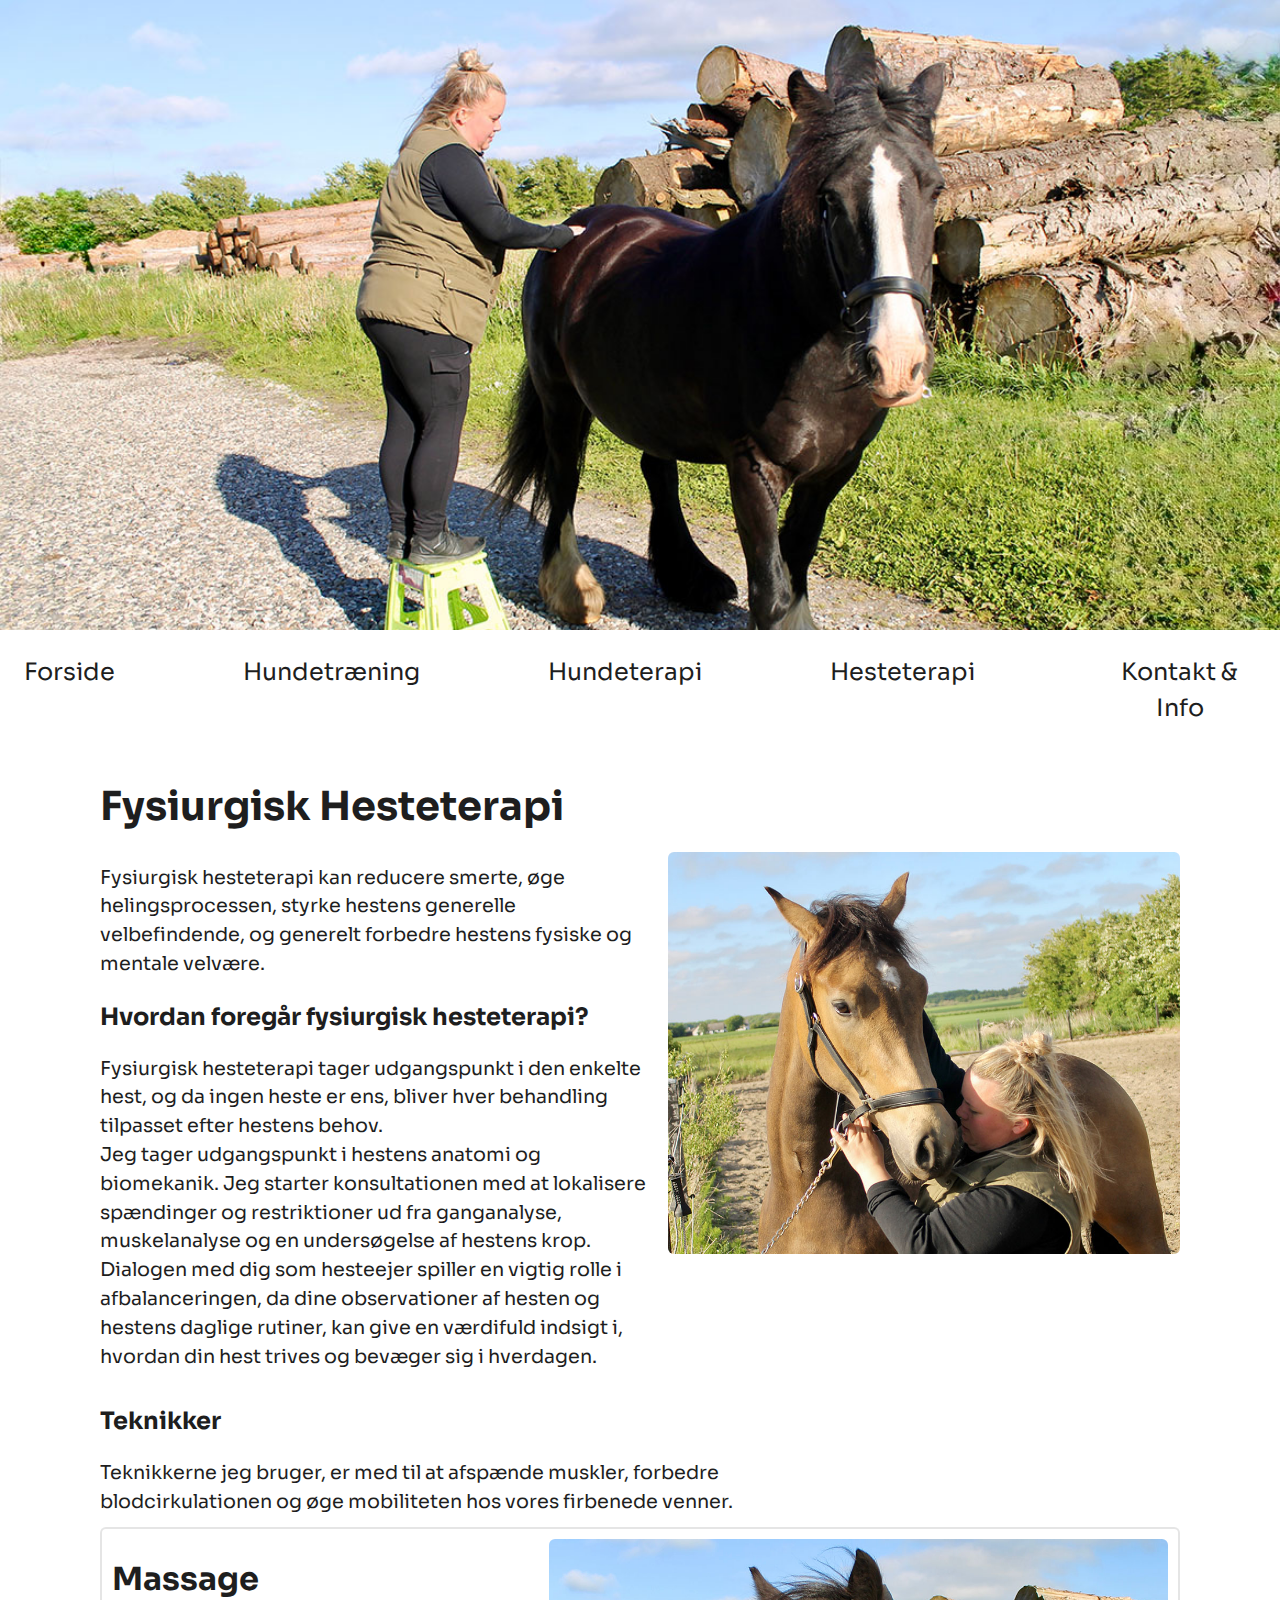
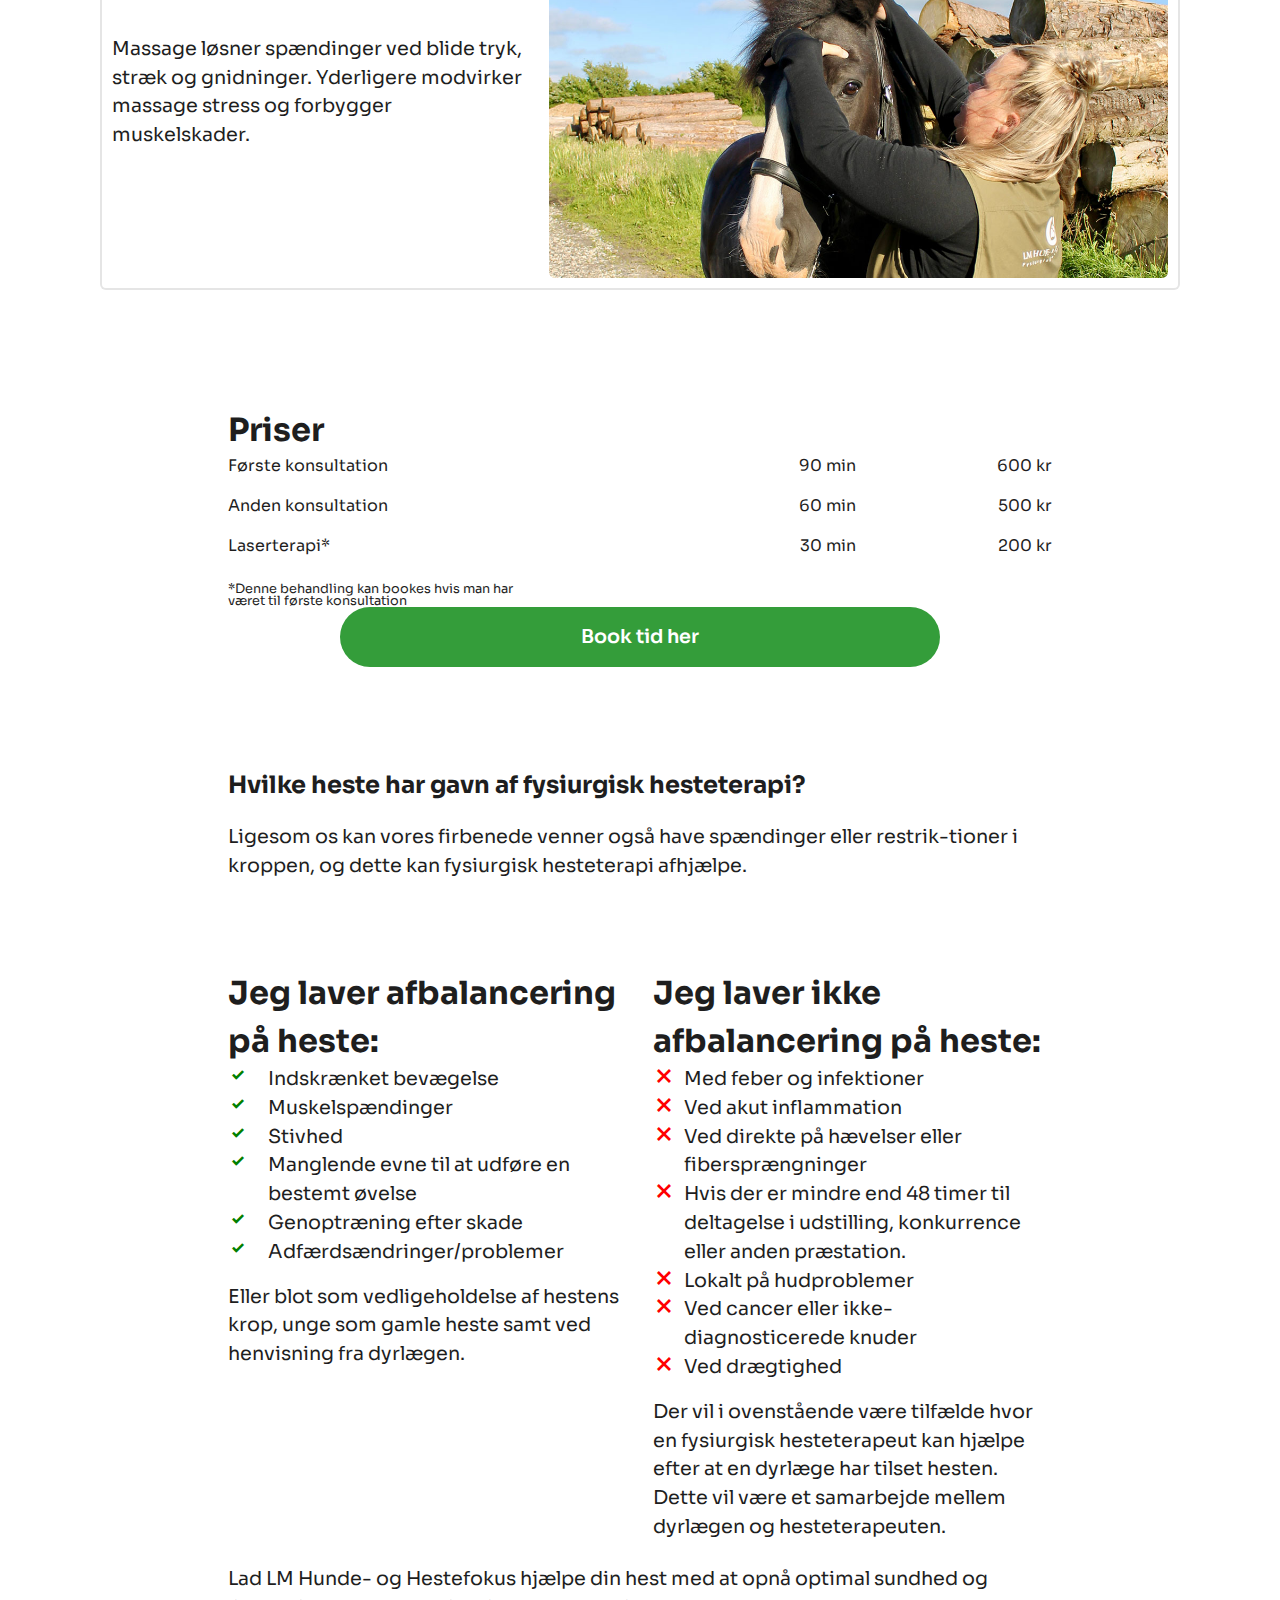
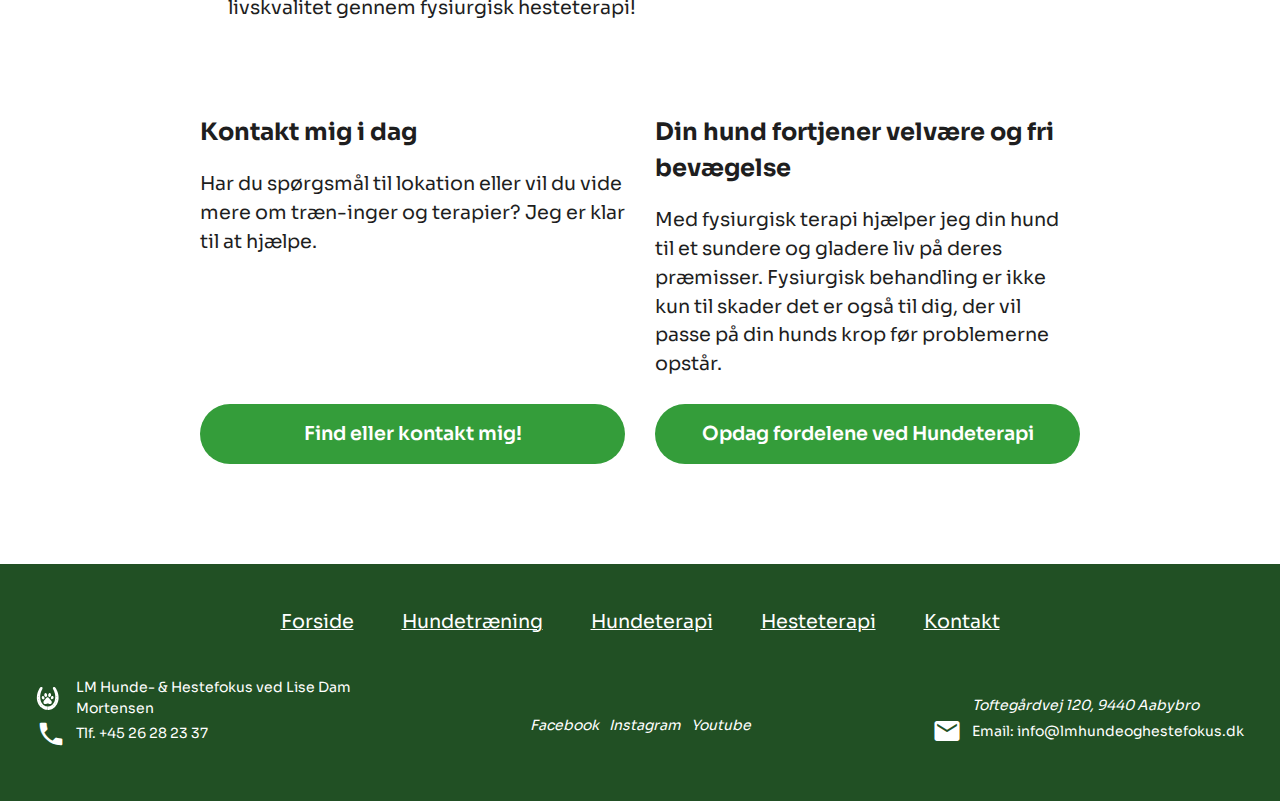
<file: hesteterapi.html>
<!DOCTYPE html>
<html lang="en">

<head>
    <meta charset="UTF-8">
    <meta name="viewport" content="width=device-width, initial-scale=1.0">
    <title>Hesteterapi</title>
    <link rel="icon" type="svg" href="./assets/img/ikoner/Endeligt logo LMH&HF.svg" />
    <link rel="stylesheet" href="./assets/css/style.css">
    <script type="module" src="./assets/js/hesteterapi.js" defer></script>
    <link rel="stylesheet" href="https://fonts.googleapis.com/css2?family=Material+Symbols+Outlined:opsz,wght,FILL,GRAD@20..48,100..700,0..1,-50..200&icon_names=check" />

    <link rel="stylesheet" href="https://cdnjs.cloudflare.com/ajax/libs/font-awesome/6.7.0/css/all.min.css"
        integrity="sha512-9xKTRVabjVeZmc+GUW8GgSmcREDunMM+Dt/GrzchfN8tkwHizc5RP4Ok/MXFFy5rIjJjzhndFScTceq5e6GvVQ=="
        crossorigin="anonymous" referrerpolicy="no-referrer" />
    
    <link href="https://fonts.googleapis.com/icon?family=Material+Icons" rel="stylesheet" />
    <meta type="description" content="Jeg tilbyder fysiurgisk hesteterapi som mindsker hestens smerter og spændinger. Samtidig sigter jeg efter at skabe de bedste forudsætninger for hestens livskvalitet.
    ">
</head>

<body>
    <header>
        <div id="heroImgHest"></div>
        <div id="heroImgHestMobile"></div>
        <!-- <img id="HeroImg" src="./assets/img/mobil billeder/MassageHestMassoer600.jpg" alt="Hesteterapi Hero"> -->
        <nav>
            <!-- Dette kommer fra https://uxdesign.cc/the-menu-210bec7ad80c -->
            <button class="menu" id="burgerMenu"
                onclick="this.classList.toggle('opened');this.setAttribute('aria-expanded', this.classList.contains('opened'))"
                aria-label="Main Menu">
                <svg width="100" height="100" viewBox="0 0 100 100">
                    <path class="line line1"
                        d="M 20,29.000046 H 80.000231 C 80.000231,29.000046 94.498839,28.817352 94.532987,66.711331 94.543142,77.980673 90.966081,81.670246 85.259173,81.668997 79.552261,81.667751 75.000211,74.999942 75.000211,74.999942 L 25.000021,25.000058" />
                    <path class="line line2" d="M 20,50 H 80" />
                    <path class="line line3"
                        d="M 20,70.999954 H 80.000231 C 80.000231,70.999954 94.498839,71.182648 94.532987,33.288669 94.543142,22.019327 90.966081,18.329754 85.259173,18.331003 79.552261,18.332249 75.000211,25.000058 75.000211,25.000058 L 25.000021,74.999942" />
                </svg>
            </button>
    
            <div id="overlay"></div>
            <div id="sideNav">
                <div id="sideNavContent">
                    <ul>
                        <li class="navForside navLink"><a href="./index.html">Forside</a></li>
                        <li class="navHundetræning navLink"><a href="./hundetræning.html">Hundetræning</a></li>
                        <li class="navHundeterapi navLink"><a href="./hundeterapi.html">Hundeterapi</a></li>
                        <li class="navHesteterapi navLink"><a href="./hesteterapi.html">Hesteterapi</a></li>
                        <li class="navKontakt navLink"><a href="./kontakt.html">Kontakt & Info</a></li>
                    </ul>
                </div>
            </div>
        </nav>
    </header>
    <main id="terapiMain">
        <section class="terapiStart">
            <article>
                <div>
                    <h1>Fysiurgisk Hesteterapi</h1>
                    <p>Fysiurgisk hesteterapi kan reducere smerte, øge helingsprocessen, styrke hestens generelle velbefindende, og generelt forbedre hestens fysiske og mentale velvære.</p>
                </div>
                <div>
                    <h2>Hvordan foregår fysiurgisk hesteterapi?</h2>
                    <p>Fysiurgisk hesteterapi tager udgangspunkt i den enkelte hest, og da ingen heste er ens, bliver hver behandling tilpasset efter hestens behov.</p>
                    <p>Jeg tager udgangspunkt i hestens anatomi og biomekanik. Jeg starter konsultationen med at lokalisere spændinger og restriktioner ud fra ganganalyse, muskelanalyse og en undersøgelse af hestens krop.</p>
                    <p>Dialogen med dig som hesteejer spiller en vigtig rolle i afbalanceringen, da dine observationer af hesten og hestens daglige rutiner, kan give en værdifuld indsigt i, hvordan din hest trives og bevæger sig i hverdagen.</p>
                </div>
            </article>
            <figure id="terapiHestFigure"><img class="terapiHestImg" src="./assets/img/desktopBilleder/KranioSakralTerapiHestKSTDesktop.jpg" alt=""></figure>
            
            
                
        </section>
        <section>
            <div id="hesteTeknik">
                <h2>Teknikker</h2>
                <p>Teknikkerne jeg bruger, er med til at afspænde muskler, forbedre blodcirkulationen og øge mobiliteten hos vores firbenede venner.</p>
            </div>
            <!--  -->
            <!-- OBS! Teksten er rigtig, mangler de rigtige billeder til slideren !OBS -->
            <!--  -->
            <section class="sliderSection sliderForside">
                <article class="carousel">
                    <button class="arrow arrowLeft" aria-label="Previous slide">&#8249;</button>
                    <div class="carouselTrack">
                        <div class="slide">
                            <div class="sliderContent">
                                <h3>Massage</h3>
                                <p class="sliderTxt">Massage løsner spændinger ved blide tryk, stræk og gnidninger. Yderligere modvirker massage stress og forbygger muskelskader.</p>
                            </div>
                            <img loading="lazy" class="sliderImg" src="./assets/img/desktopBilleder/KranioSakralTerapiHestDesktop.jpg" alt="Massage">
                        </div>
                        <div class="slide">
                            <div class="sliderContent"> 
                                <h3>Kranio sakral terapi</h3>
                                <p class="sliderTxt">Kranio sakral terapi benyttes til at løsne muskler og bindevæv, samt rette skævheder i kroppen. Der bruges blide tryk og derfor er dette en blid terapiform.</p>
                            </div>
                            <img loading="lazy" class="sliderImg" src="./assets/img/desktopBilleder/KranioSakralTerapiHestDesktop.jpg" alt="Kranio sekral terapi">
                        </div>
                        <div class="slide"> 
                            <div class="sliderContent">
                                <h3>Ledmobilisering</h3>
                                <p class="sliderTxt">Ledmobilisering bruges til at genoprette mobiliseringen i hestens led, således at leddet bevæger sig bedst muligt.</p>
                            </div>
                            <img loading="lazy" class="sliderImg" src="./assets/img/desktopBilleder/LedmobiliseringHestDesktop.jpg" alt="Ledmobilisering">
                        </div>
                        <div class="slide"> 
                            <div class="sliderContent">
                                <h3>Laserterapi</h3>
                                <p class="sliderTxt">Laserterapi er en terapiform som benytter bestemte bølgelængder af lys. Det infrarøde lys medfører energi til kroppens egne celler, som fremmer helingen af sår og skader. Yderligere kan laserterapi reducere hævelser og smerter.</p>
                            </div>
                            
                            <img loading="lazy" class="sliderImg" src="./assets/img/desktopBilleder/LaserterapiDesktop.jpg" alt="Laserterapi">
                            
                        </div>
                    </div>
                    <button class="arrow arrowRight" aria-label="Next slide">&#8250;</button>
                </article>
            
                <div class="dots"></div>
                </section>

        </section>
        <section id="terapiPrisSection">
            <h3>Priser</h3>
            <div class="terapiPris">
                <span>Første konsultation</span>
                <span>90 min</span>
                <span>600 kr</span>

                <span>Anden konsultation </span>
                <span>60 min</span>
                <span>500 kr</span>

                <span>Laserterapi*</span>
                <span>30 min</span>
                <span>200 kr</span>
            </div>
            <div id="terapiBookTid">
                <p id="terapiMiniTekst">*Denne behandling kan bookes hvis man har været til første konsultation</p> 
            </div>
            <button class="cta ctaTerapi"><a href="./hundeterapi.html">Book tid her</a></button>
        </section>
        <div id="terapiListTekst">
            <h2>Hvilke heste har gavn af fysiurgisk hesteterapi?</h2>
            <p>Ligesom os kan vores firbenede venner også have spændinger eller restrik-tioner i kroppen, og dette kan fysiurgisk hesteterapi afhjælpe.</p>
        </div>
        <section class="terapiLister">
            <article class="terapiList1">
                <div class="afbalancering">
                    <h3>Jeg laver afbalancering på heste:</h3>
                    <p><span class="material-symbols-outlined check-icon">check</span>Indskrænket bevægelse</p>
                    <p><span class="material-symbols-outlined check-icon">check</span>Muskelspændinger</p>
                    <p><span class="material-symbols-outlined check-icon">check</span>Stivhed</p>
                    <p><span class="material-symbols-outlined check-icon">check</span>Manglende evne til at udføre en bestemt øvelse</p>
                    <p><span class="material-symbols-outlined check-icon">check</span>Genoptræning efter skade</p>
                    <p><span class="material-symbols-outlined check-icon">check</span>Adfærdsændringer/problemer</p>
                </div>
                <div class="afbalancering" id="terapiSpacing">
                    <p>Eller blot som vedligeholdelse af hestens krop, unge som gamle heste samt ved henvisning fra dyrlægen.</p>
                </div>
            </article>
            <article class="terapiList2">
                <div class="afbalancering">
                    <h3>Jeg laver ikke afbalancering på heste:</h3>
                    <p><span class="material-icons">&#xe5cd;</span>Med feber og infektioner</p>
                    <p><span class="material-icons">&#xe5cd;</span>Ved akut inflammation</p>
                    <p><span class="material-icons">&#xe5cd;</span>Ved direkte på hævelser eller fibersprængninger</p>
                    <p><span class="material-icons">&#xe5cd;</span>Hvis der er mindre end 48 timer til deltagelse i udstilling, konkurrence
                        eller anden præstation.</p>
                    <p><span class="material-icons">&#xe5cd;</span>Lokalt på hudproblemer</p>
                    <p><span class="material-icons">&#xe5cd;</span>Ved cancer eller ikke-diagnosticerede knuder</p>
                    <p><span class="material-icons">&#xe5cd;</span>Ved drægtighed</p>
                </div>
                <div class="afbalancering">
                    <p>Der vil i ovenstående være tilfælde hvor en fysiurgisk hesteterapeut kan hjælpe efter at en dyrlæge har tilset hesten. Dette vil være et samarbejde mellem dyrlægen og hesteterapeuten.</p>
                </div>
            </article>
        </section>
        <div id="terapiListTekst">
            <p>Lad LM Hunde- og Hestefokus hjælpe din hest med at opnå optimal sundhed og livskvalitet gennem fysiurgisk hesteterapi!</p>
        </div>
        <section class="ctaSection">
            <article class="leftSide">
                <h2>Kontakt mig i dag</h2>
                <p>Har du spørgsmål til lokation eller vil du vide mere om træn-inger og terapier? <span>Jeg er klar til at hjælpe.</span></p>
                <button class="cta"><a href="./kontakt.html">Find eller kontakt mig!</a></button>
            </article>
            <article class="rightSide">
                <h2>Din hund fortjener velvære og fri bevægelse</h2>
                <p>Med fysiurgisk terapi hjælper jeg din hund til et sundere og gladere liv på deres præmisser. Fysiurgisk behandling er ikke kun til skader det er også til dig, der vil passe på din hunds krop før problemerne opstår.</p>
                <button class="cta"><a href="./hundeterapi.html">Opdag fordelene ved Hundeterapi</a></button>
            </article>
        </section>
    </main>
    <footer id="footer">
        <nav class="footerNav">
            <!-- Gemt væk på mobile, men kommer frem på desktop -->
            <ul>
                <li><a href="./index.html">Forside</a></li>
                <li><a href="./hundetræning.html">Hundetræning</a></li>
                <li><a href="./hundeterapi.html">Hundeterapi</a></li>
                <li><a href="./hesteterapi.html">Hesteterapi</a></li>
                <li><a href="./kontakt.html">Kontakt</a></li>
            </ul>
        </nav>
    
        <!-- Icons for hendes medier (skal laves links) -->
        <section id="footerKontaktInfo">
            <!-- Alt info i footer -->
            <div id="footerInfo">
                <div class="footerOm">
                    <div class="iconAppend">
                        <svg xmlns="http://www.w3.org/2000/svg" version="1.1" viewBox="0 0 585 590">
                            <!-- Generator: Adobe Illustrator 28.7.7, SVG Export Plug-In . SVG Version: 1.2.0 Build 194)  -->
                            <g>
                                <g id="Layer_2">
                                    <path
                                        d="M157.3,250.4c-11.6,6.6-15.4,27.2-13.4,38.7,1.1,6,1.2,6.5,3.2,12,0,0,2.8,7.9,10.9,16.7s19.6,14.3,33.8,10.9c17.7-4.3,19.1-25.8,19.1-25.8,0,0,4.2-29.4-17.7-46.7s-35.9-5.7-35.9-5.7" />
                                    <path
                                        d="M423.8,248.8c11.6,6.6,15.5,27.2,13.4,38.7-1.1,6-1.2,6.5-3.2,12,0,0-2.8,7.9-10.9,16.7s-19.6,14.3-33.8,10.9c-17.7-4.3-19.1-25.8-19.1-25.8,0,0-4.2-29.4,17.7-46.7,22-17.4,35.9-5.7,35.9-5.7" />
                                    <path
                                        d="M229.9,174c1.5-.2,1.2-.2,1.5-.2,2.9-.2,18.5-1.1,28.8,10,10.3,11.1,18.3,26.7,16.5,50.7-1.7,21.8-15.1,31.1-22,32.7-11.8,2.7-28.4,1.4-40-17.5,0,0-8.9-13.1-9.4-31.8,0-9.9,3.4-27.9,10.3-35.3.2-.2-.2.2,0,0,5-5.7,11.7-8.2,14.2-8.6h0Z" />
                                    <path
                                        d="M349.9,174c-1.5-.2-1.2-.2-1.5-.2-2.9-.2-18.5-1.1-28.8,10s-18.3,26.7-16.5,50.7c1.7,21.8,15.1,31.1,22,32.7,11.8,2.7,28.4,1.4,40-17.5,0,0,8.9-13.1,9.4-31.8.7-11.1-3.4-27.9-10.3-35.3-.2-.2.2.2,0,0-5-5.7-11.7-8.2-14.2-8.6h0Z" />
                                    <path
                                        d="M286.5,278.3s-16.3,1.8-24.4,9.6c-.5.5-1,1-1.6,1.5-7.1,6.1-14.6,14.5-19.4,22.1-.9,1.5-1.5,2.8-2.8,4.6-3.9,5.4-13.7,19.1-16.1,21.5-.4.4-.8.8-1.1,1.2-3.8,4.5-13.4,13.6-18.3,18.4-1.7,1.7-2.2,2.4-4.6,5.6-6,8.1-11.6,18-12.6,26.6,0,.3.3-1.9.2-1.7-1.5,6.1-2.6,16.4.5,26.8,1,3.2,2.4,6.7,4,9.6,4.1,7.3,10.9,14.6,23.7,18.9,4.2,1.4,8.7,1.9,13.1,1.5,16.8-1.5,31.8-5.6,36-6.9.8-.2,1.5-.4,2.3-.6,2.7-.6,6.2-1.5,8.6-2,2-.5,3.9-.8,5.9-.9l5.2-.3c.9,0,1.8,0,2.8,0,2.6,0,8,.3,9.6.5,4.9.8,16.3,3.3,16.3,3.3,6.1,1.6,11.1,2.4,14.6,3.9,1.3.6,2.7,1,4.1,1.4,6,1.5,15.3,2.8,18.5,2.1,5.2-.5,18.1-2.3,22.9-6.3.3-.3-.9.6-.5.4,7.3-3.8,12.7-12.3,15.9-20.2.7-1.8,1.3-3.6,1.6-5.5,2-10.6,1.7-24.9-2.4-35-3.2-9.1-14.3-22.5-22-29.6-6.1-5.4-10.2-8.4-15.1-14.3s-11.2-16.3-14-20.7c-5-8.6-15.5-22.9-20.8-25.7-.4-.2.1,0,0,0-4.6-3.5-11.5-8.6-28.4-9.8" />
                                    <path
                                        d="M292.5,507.8s-30.6-1.5-43.7-6c-.2,0-.4-.2-.6-.3-5.1-1.8-32-13.8-40.3-18.7-1.4-.8-1.7-1-1.6-1-9.9-4.9-36-26.5-39.3-32.9-.2-.5-.5-1-.9-1.4-5.5-6.3-18.4-23.3-22.4-30.2-4.6-7.9-24-42.6-27.8-61-2-6.9-7.3-31.4-9.3-47.5-.7-6.1-3.7-53.1-2.3-58.6,0-.1,0-.2,0-.3-.3-5.2,5-54.8,8.2-61.6.2-.4.3-.8.4-1.3,1.9-8.3,12.9-43.7,15.2-50.6,1.8-4.3,16.1-36,18.6-40.1l8.8-18.7s3-7.9,3.1-8.4c.2-.4.3-.8.5-1.2.2-.6,6.2-13.4,2.7-31-4.3-10-9.5-14.5-19.4-16.7-3.1-.2-11.2-1.3-21.1,3.2-2.7,1.4-15.3,8.3-22.3,17.7-4.4,5.4-18.7,27.7-21.3,33.3,0,.2-.1.3-.2.4-3.9,7.2-15.4,30.3-17,33.8-1,2.2-11.2,28.6-12.3,32.5-1.2,3.9-10.6,28.4-14.7,49.3-1.3,5.1-6.9,27.3-8.4,39.8-1.5,12.5-2.3,18.1-2.8,25.4v.2c0,5.6-2.6,31.6-.9,48.7-1,10.1,7.3,67,14.4,82.4,2.8,7.2,18.5,55.9,33,74.3,2.2,3.6,29.8,46,55.1,65.9,2.3,4.6,60.8,46,90.9,53.4,5.4,1.8,24.8,8.9,45.5,8.9h32c-.6-4.8,0-82.1,0-82.1ZM58,250.5h10.9v10.9h-10.9v-10.9ZM63.8,347.3l-2.2-10.7,10.7-2.2,2.2,10.7-10.7,2.2ZM95.5,428.4l-4.9-9.7,9.7-4.9,4.9,9.7-9.7,4.9ZM144.3,494.3l-7.7-7.7,7.7-7.7,7.7,7.7-7.7,7.7Z" />
                                    <g>
                                        <path
                                            d="M560.4,256.5v-.2c-.5-7.3-1.3-13-2.8-25.4-1.5-12.5-7.1-34.7-8.4-39.8-4.1-20.9-13.5-45.4-14.7-49.3-1-3.9-11.2-30.3-12.3-32.5-1.5-3.5-13.1-26.6-17-33.8,0-.1-.1-.3-.2-.4-2.6-5.6-16.9-27.9-21.3-33.3-7-9.4-19.6-16.3-22.3-17.7-9.9-4.5-18-3.4-21.1-3.2-9.9,2.1-15.1,6.7-19.4,16.7-3.5,17.6,2.5,30.4,2.7,31,.2.4.3.8.5,1.2.2.5,3.1,8.4,3.1,8.4l8.8,18.7c2.5,4.1,16.8,35.8,18.6,40.1,2.2,6.9,13.3,42.2,15.2,50.6.1.4.3.9.5,1.3,3.1,6.8,8.5,56.4,8.2,61.6,0,.1,0,.2,0,.3,1.4,5.5-1.6,52.5-2.3,58.6-2,16.1-7.2,40.6-9.3,47.5-3.8,18.4-23.2,53.1-27.8,61-3.9,6.9-16.8,23.9-22.4,30.2-.4.4-.6.9-.9,1.4-3.2,6.4-29.3,28-39.3,32.9.1,0-.2.2-1.6,1-8.3,4.9-35.2,16.9-40.3,18.7-.2,0-.4.2-.6.3-13.1,4.5-43.7,6-43.7,6,0,0,.6,77.4,0,82.1h32c20.7,0,40.1-7.1,45.5-8.9,30.1-7.4,88.6-48.7,90.9-53.4,25.3-19.9,52.9-62.3,55.1-65.9,14.5-18.4,30.2-67.1,33-74.3,7.1-15.4,15.5-72.3,14.4-82.4,1.7-17.1-.9-43.1-.9-48.7ZM438.4,494.3l-7.7-7.7,7.7-7.7,7.7,7.7-7.7,7.7ZM487.2,428.4l-9.7-4.9,4.9-9.7,9.7,4.9-4.9,9.7ZM518.9,347.3l-10.7-2.2,2.2-10.7,10.7,2.2-2.2,10.7ZM524.7,261.4h-10.9v-10.9h10.9v10.9Z" />
                                        <path d="M375.7,482.4c.3-.1.6-.3,1-.5-.2,0-1.1.5-1,.5Z" />
                                    </g>
                                </g>
                            </g>
                        </svg>
                        <p>LM Hunde- & Hestefokus ved Lise Dam Mortensen</p>
                    </div>
                    <div class="iconAppend">
                        <span class="material-icons">call e0b0</span>
                        <a href="tel:+4526282337">Tlf. +45 26 28 23 37</a>
                    </div>
                </div>
    
                <div class="footerSocial">
                    <div class="footerIcons">
                        <i class="fa-brands fa-square-facebook">
                            <p>Facebook</p>
                        </i>
                    </div>
                    <div class="footerIcons">
                        <i class="fa-brands fa-instagram">
                            <p>Instagram</p>
                        </i>
                    </div>
                    <div class="footerIcons">
                        <i class="fa-brands fa-youtube">
                            <p>Youtube</p>
                        </i>
                    </div>
                </div>
                <div class="footerKontaktHøjre">
                    <div class="iconAppend">
                        <i class="fa-solid fa-location-dot"></i>
                        <address>Toftegårdvej 120, 9440 Aabybro</address>
                    </div>
                    <div class="iconAppend">
                        <span class="material-icons"> mail e158</span>
                        <a href="mailto:info@lmhundeoghestefokus.dk">Email: info@lmhundeoghestefokus.dk</a>
                    </div>
                </div>
            </div>
        </section>
    </footer>
</body>

</html>
</file>
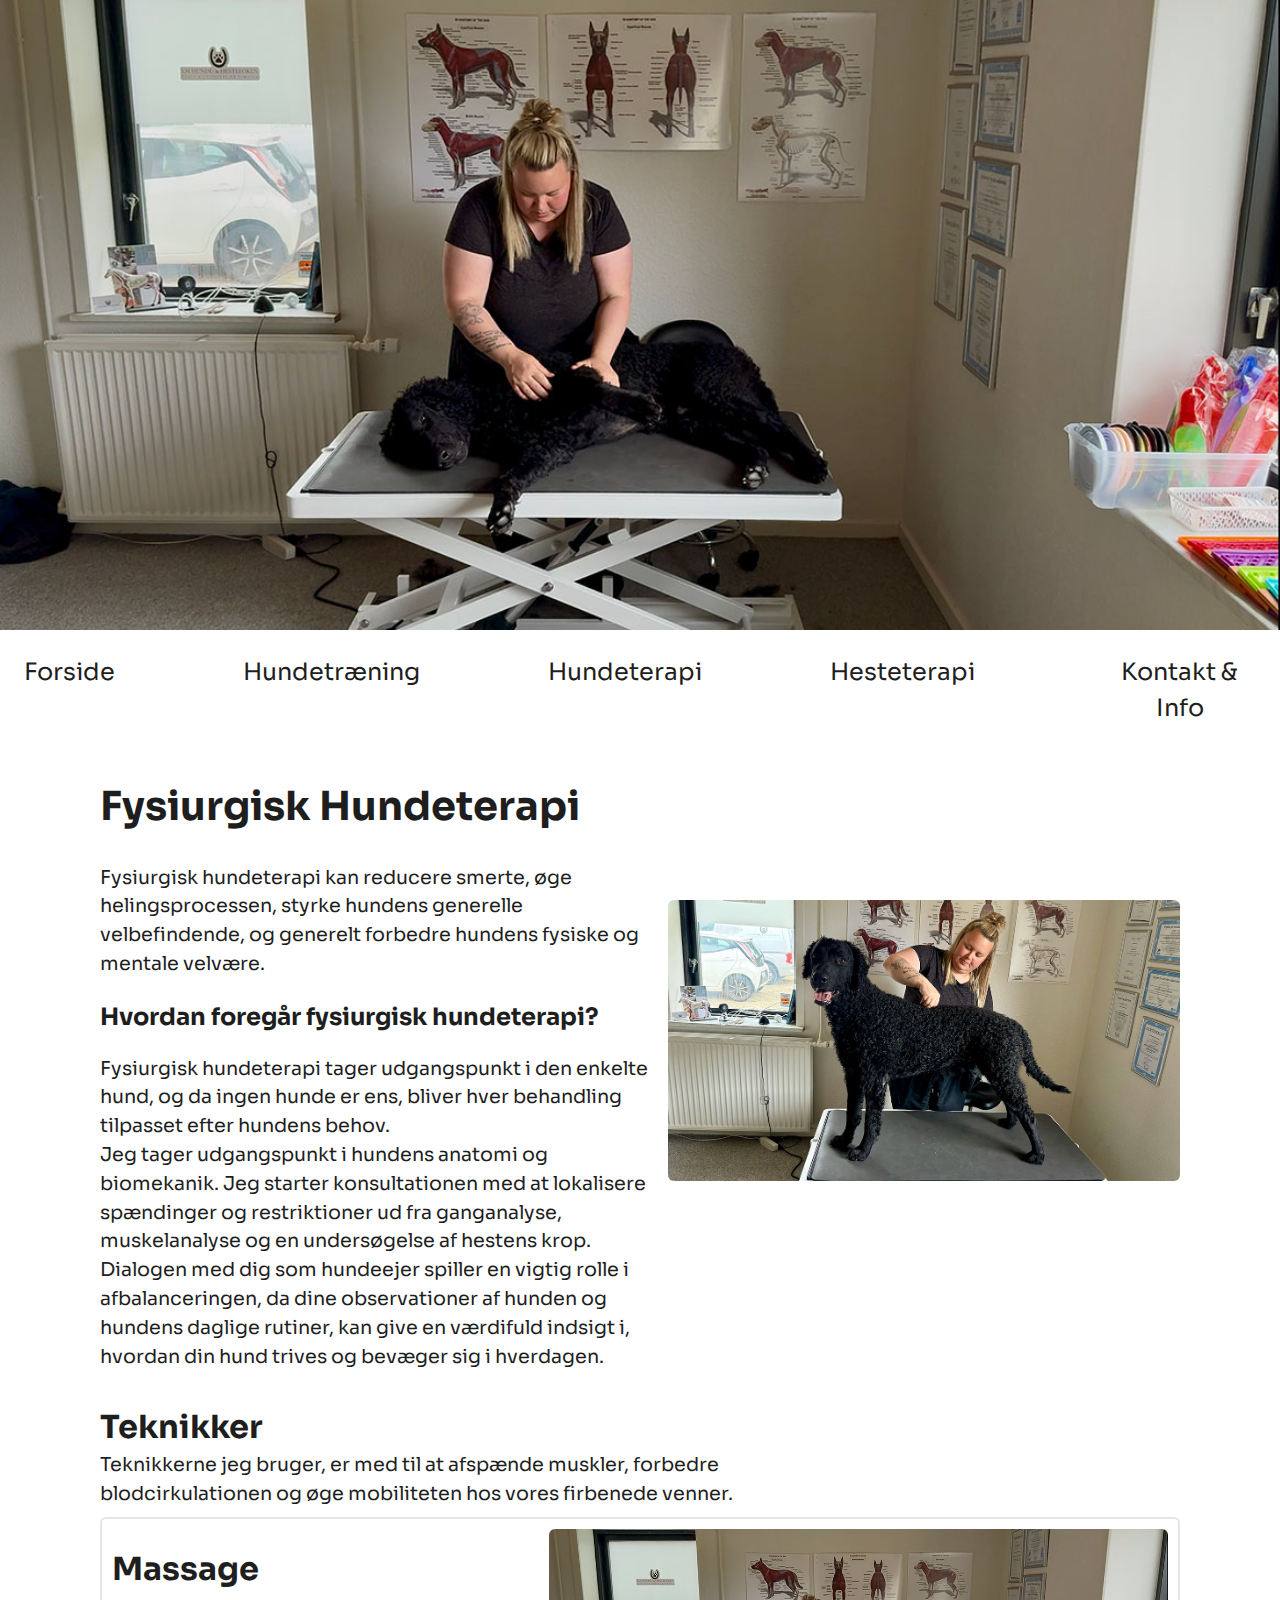
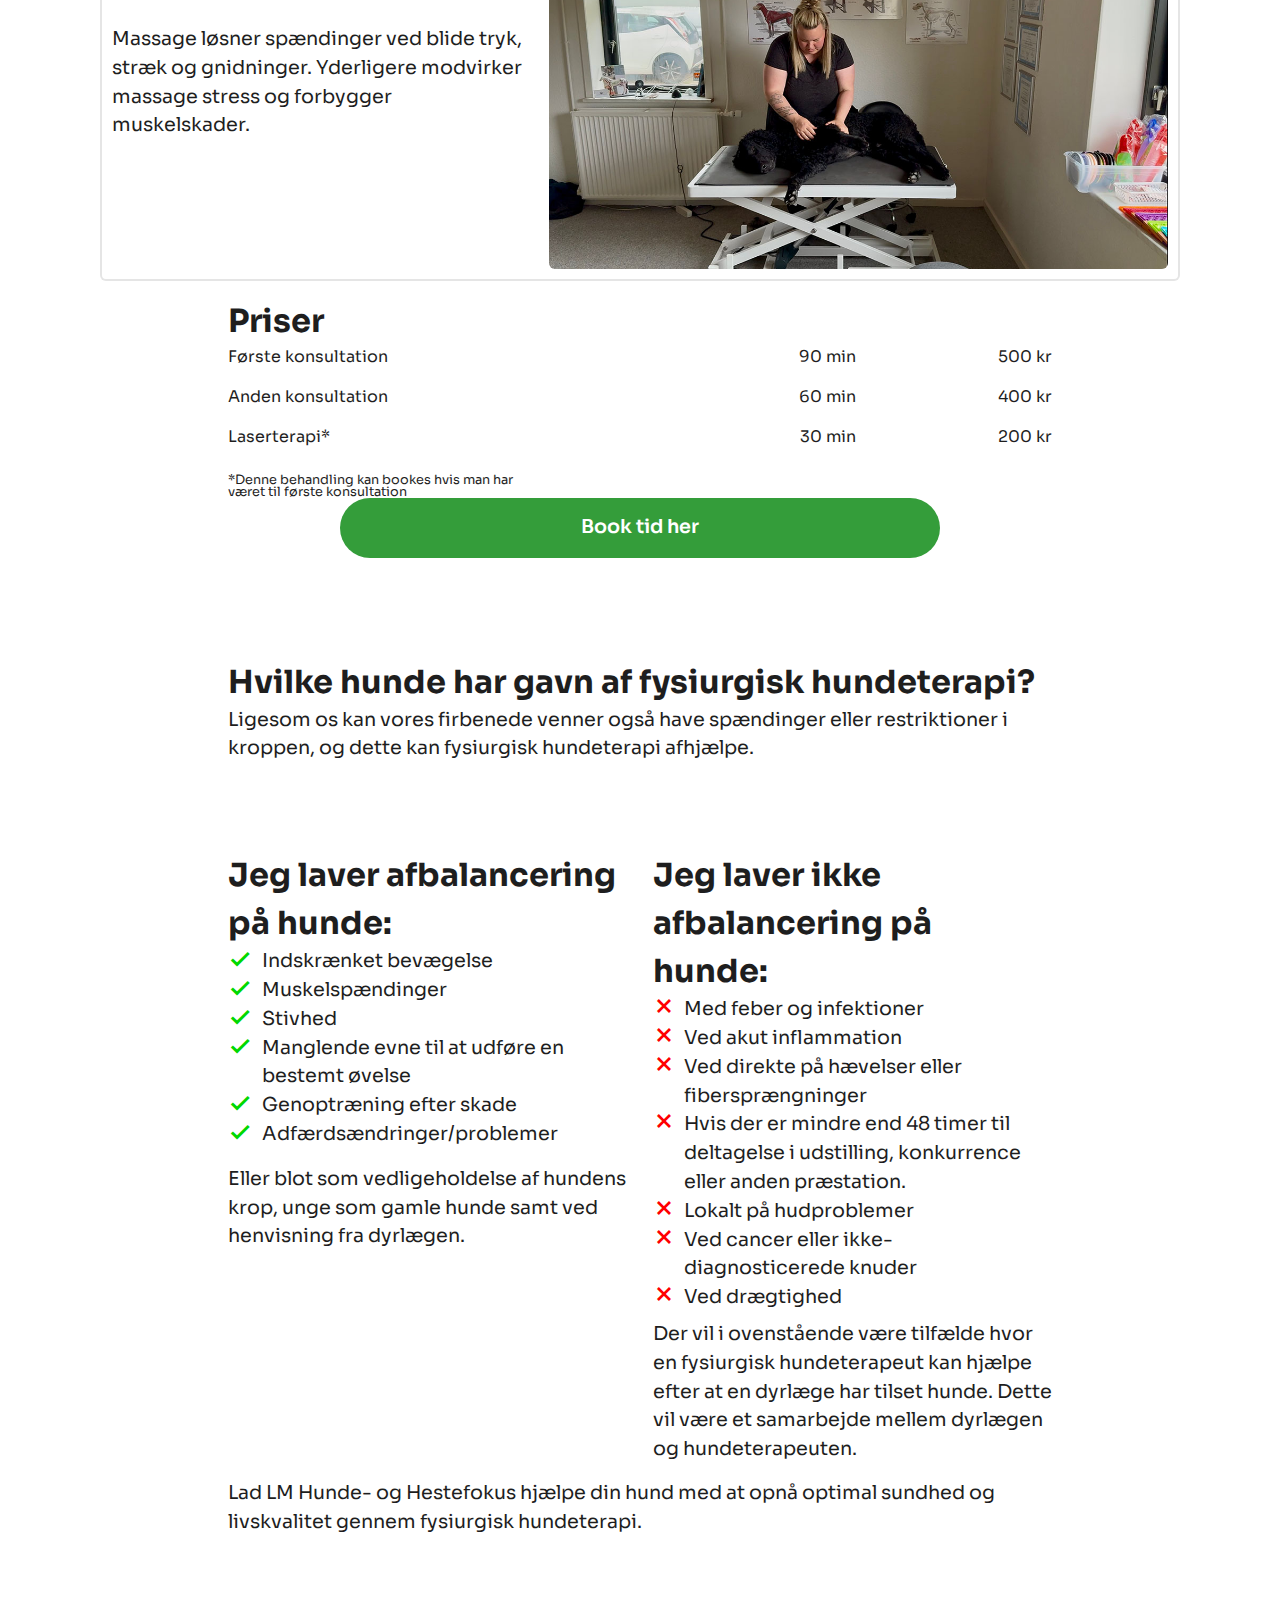
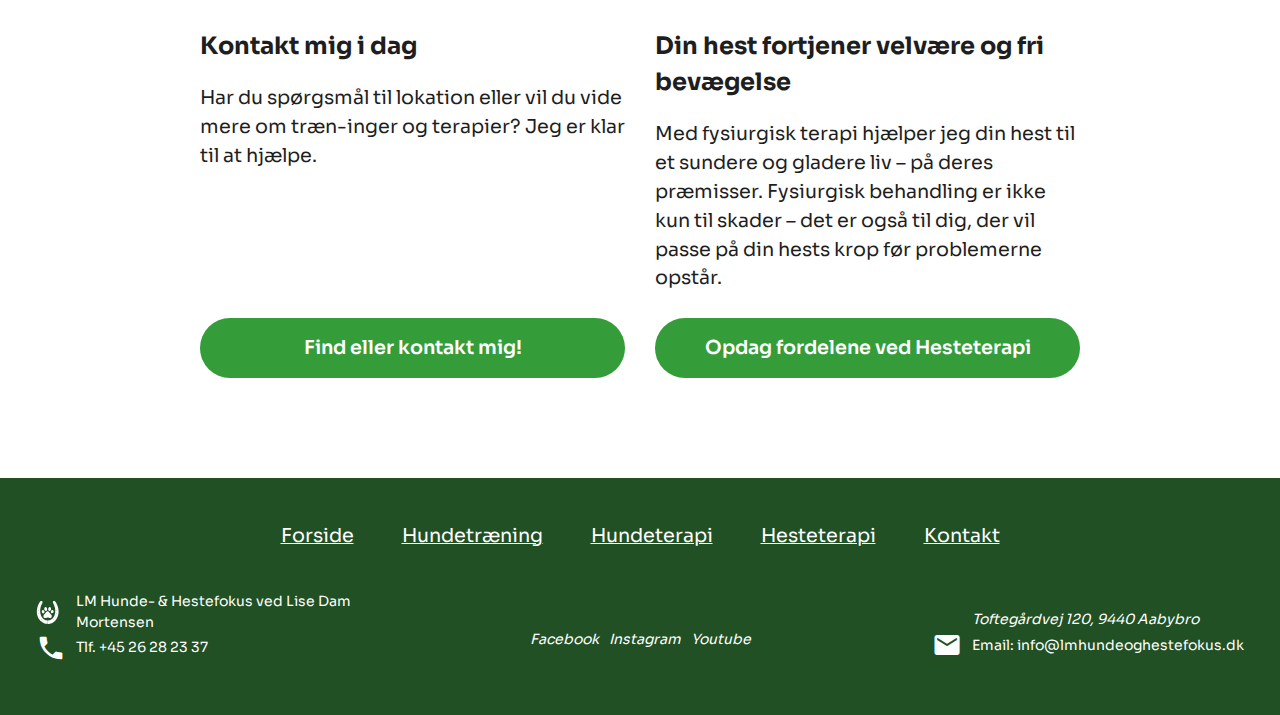
<file: hundeterapi.html>
<!DOCTYPE html>
<html lang="en">

<head>
    <meta charset="UTF-8">
    <meta name="viewport" content="width=device-width, initial-scale=1.0">
    <title>Hundeterapi</title>
    <link rel="icon" type="svg" href="./assets/img/ikoner/Endeligt logo LMH&HF.svg" />
    <link rel="stylesheet" href="./assets/css/style.css">
    <script type="module" src="./assets/js/hundeterapi.js" defer></script>

    
    <link rel="stylesheet" href="https://cdnjs.cloudflare.com/ajax/libs/font-awesome/6.7.0/css/all.min.css"
        integrity="sha512-9xKTRVabjVeZmc+GUW8GgSmcREDunMM+Dt/GrzchfN8tkwHizc5RP4Ok/MXFFy5rIjJjzhndFScTceq5e6GvVQ=="
        crossorigin="anonymous" referrerpolicy="no-referrer" />
    
    <link href="https://fonts.googleapis.com/icon?family=Material+Icons" rel="stylesheet" />
    <meta type="description" content="Jeg tilbyder fysiurgisk hundeterapi som mindsker hundens smerter og spændinger. Samtidig sigter jeg efter at skabe de bedste forudsætninger for hundens livskvalitet.
    ">
</head>

<body>
    <header>
        <div id="heroImgHund"></div>
        <!-- <img id="HeroImg" src="./assets/img/mobil billeder/MassageHund600.jpg" alt="Hundeterapi Hero"> -->
        <nav>
            <!-- Dette kommer fra https://uxdesign.cc/the-menu-210bec7ad80c -->
            <button class="menu" id="burgerMenu"
                onclick="this.classList.toggle('opened');this.setAttribute('aria-expanded', this.classList.contains('opened'))"
                aria-label="Main Menu">
                <svg width="100" height="100" viewBox="0 0 100 100">
                    <path class="line line1"
                        d="M 20,29.000046 H 80.000231 C 80.000231,29.000046 94.498839,28.817352 94.532987,66.711331 94.543142,77.980673 90.966081,81.670246 85.259173,81.668997 79.552261,81.667751 75.000211,74.999942 75.000211,74.999942 L 25.000021,25.000058" />
                    <path class="line line2" d="M 20,50 H 80" />
                    <path class="line line3"
                        d="M 20,70.999954 H 80.000231 C 80.000231,70.999954 94.498839,71.182648 94.532987,33.288669 94.543142,22.019327 90.966081,18.329754 85.259173,18.331003 79.552261,18.332249 75.000211,25.000058 75.000211,25.000058 L 25.000021,74.999942" />
                </svg>
            </button>
    
            <div id="overlay"></div>
            <div id="sideNav">
                <div id="sideNavContent">
                    <ul>
                        <li class="navForside navLink"><a href="./index.html">Forside</a></li>
                        <li class="navHundetræning navLink"><a href="./hundetræning.html">Hundetræning</a></li>
                        <li class="navHundeterapi navLink"><a href="./hundeterapi.html">Hundeterapi</a></li>
                        <li class="navHesteterapi navLink"><a href="./hesteterapi.html">Hesteterapi</a></li>
                        <li class="navKontakt navLink"><a href="./kontakt.html">Kontakt & Info</a></li>
                    </ul>
                </div>
            </div>
        </nav>
    </header>
        <main>
        <section class="terapiStart">
            <article>
                <div id="terapiSpacing">
                    <h1>Fysiurgisk Hundeterapi</h1>
                    <p>Fysiurgisk hundeterapi kan reducere smerte, øge helingsprocessen, styrke hundens generelle velbefindende, og generelt forbedre hundens fysiske og mentale velvære.</p>
                </div>
                <div>
                    <h2>Hvordan foregår fysiurgisk hundeterapi?</h2>
                    <p>Fysiurgisk hundeterapi tager udgangspunkt i den enkelte hund, og da ingen hunde er ens, bliver hver behandling tilpasset efter hundens behov.</p>
                    <p>Jeg tager udgangspunkt i hundens anatomi og biomekanik. Jeg starter konsultationen med at lokalisere spændinger og restriktioner ud fra ganganalyse, muskelanalyse og en undersøgelse af hestens krop.</p>
                    <p>Dialogen med dig som hundeejer spiller en vigtig rolle i afbalanceringen, da dine observationer af hunden og hundens daglige rutiner, kan give en værdifuld indsigt i, hvordan din hund trives og bevæger sig i hverdagen.</p>
                </div>
            </article>
            <figure id="terapiHundFigure"><img class="terapiHundImg" src="./assets/img/desktopBilleder/LedmobiliseringHundDesktop.jpg" alt=""></figure>
            
        </section>
        <section>
            <div id="hesteTeknik">
                <h3>Teknikker</h3>
                <p>Teknikkerne jeg bruger, er med til at afspænde muskler, forbedre blodcirkulationen og øge mobiliteten hos vores firbenede venner.</p>
            </div>
            <!--  -->
            <!-- OBS! Teksten er rigtig, mangler de rigtige billeder til slideren !OBS -->
            <!--  -->
            <section class="sliderSection sliderTerapi">
                <article class="carousel">
                    <button class="arrow arrowLeft" aria-label="Previous slide">&#8249;</button>
                    <div class="carouselTrack">
                        <div class="slide">
                            <div class="sliderContent">
                                <h3>Massage</h3>
                                <p class="sliderTxt">Massage løsner spændinger ved blide tryk, stræk og gnidninger. Yderligere modvirker massage stress og forbygger muskelskader.</p>
                            </div>
                            <img loading="lazy" class="sliderImg" src="./assets/img/desktopBilleder/MassageHundDesktop.jpg" alt="Massage">
                        </div>
                        <div class="slide">
                            <div class="sliderContent">
                                <h3>Kranio sakral terapi</h3>
                                <p class="sliderTxt">Kranio sakral terapi benyttes til at løsne muskler og bindevæv, samt rette skævheder i kroppen. Der bruges blide tryk og
                                derfor er dette en blid terapiform.</p>
                            </div>
                            <img loading="lazy" class="sliderImg" src="./assets/img/desktopBilleder/KranioSakralTerapiHundDesktop.jpg" alt="Massage">
                        </div>
                        <div class="slide">
                            <div class="sliderContent">
                                <h3>Ledmobilisering</h3>
                                <p class="sliderTxt">Ledmobilisering bruges til at genoprette mobiliseringen i hestens led, således at leddet bevæger sig bedst muligt.</p>
                            </div>
                            <img loading="lazy" class="sliderImg" src="./assets/img/desktopBilleder/LedmobiliseringHundDesktop.jpg" alt="Massage">
                        </div>
                        <div class="slide">
                            <div class="sliderContent">
                                <h3>Laserterapi</h3>
                                <p class="sliderTxt">Laserterapi er en terapiform som benytter bestemte bølgelængder af lys. Det infrarøde lys medfører energi til kroppens
                                egne celler, som fremmer helingen af sår og skader. Yderligere kan laserterapi reducere hævelser og smerter.</p>
                            </div>
                            <img loading="lazy" class="sliderImg" src="./assets/img/desktopBilleder/LaserterapiDesktop.jpg" alt="Massage">
                        </div>
                    </div>
                    <button class="arrow arrowRight" aria-label="Next slide">&#8250;</button>
                </article>
            
                <div class="dots"></div>
                </section>

        </section>
        <section id="terapiPrisSection">
            <h3>Priser</h3>
            <div class="terapiPris">
                <span>Første konsultation</span>
                <span>90 min</span>
                <span>500 kr</span>

                <span>Anden konsultation </span>
                <span>60 min</span>
                <span>400 kr</span>

                <span>Laserterapi*</span>
                <span>30 min</span>
                <span>200 kr</span>
            </div>
            <div id="terapiBookTid">
                <p id="terapiMiniTekst">*Denne behandling kan bookes hvis man har været til første konsultation</p> 
            </div>
            <button class="cta ctaTerapi"><a href="#">Book tid her</a></button>
        </section>
        <div id="terapiListTekst">
            <h3>Hvilke hunde har gavn af fysiurgisk hundeterapi?</h3>
            <p>Ligesom os kan vores firbenede venner også have spændinger eller restriktioner i kroppen, og dette kan fysiurgisk hundeterapi afhjælpe.</p>
        </div>
        <section class="terapiLister">
            <article class="terapiList1">
                <div class="afbalancering">
                    <h3>Jeg laver afbalancering på hunde:</h3>
                    <p><span class="material-icons">&#xe5ca;</span>Indskrænket bevægelse</p>
                    <p><span class="material-icons">&#xe5ca;</span>Muskelspændinger</p>
                    <p><span class="material-icons">&#xe5ca;</span>Stivhed</p>
                    <p><span class="material-icons">&#xe5ca;</span>Manglende evne til at udføre en bestemt øvelse</p>
                    <p><span class="material-icons">&#xe5ca;</span>Genoptræning efter skade</p>
                    <p><span class="material-icons">&#xe5ca;</span>Adfærdsændringer/problemer</p>
                </div>
                <div class="afbalancering" id="terapiSpacing">
                    <p>Eller blot som vedligeholdelse af hundens krop, unge som gamle hunde samt ved henvisning fra dyrlægen.</p>
                </div>
            </article>
            <article class="terapiList2">
                <div class="afbalancering">
                    <h3>Jeg laver ikke afbalancering på hunde:</h3>
                    <p><span class="material-icons">&#xe5cd;</span>Med feber og infektioner</p>
                    <p><span class="material-icons">&#xe5cd;</span>Ved akut inflammation</p>
                    <p><span class="material-icons">&#xe5cd;</span>Ved direkte på hævelser eller fibersprængninger</p>
                    <p><span class="material-icons">&#xe5cd;</span>Hvis der er mindre end 48 timer til deltagelse i udstilling, konkurrence eller anden præstation.</p>
                    <p><span class="material-icons">&#xe5cd;</span>Lokalt på hudproblemer</p>
                    <p><span class="material-icons">&#xe5cd;</span>Ved cancer eller ikke-diagnosticerede knuder</p>
                    <p><span class="material-icons">&#xe5cd;</span>Ved drægtighed</p>
                </div>
                <div class="afbalancer">
                    <p>Der vil i ovenstående være tilfælde hvor en fysiurgisk hundeterapeut kan hjælpe efter at en dyrlæge har tilset hunde. Dette vil være et samarbejde mellem dyrlægen og hundeterapeuten.</p>
                </div>
            </article>
        </section>
        <div id="terapiListTekst">
            <p>Lad LM Hunde- og Hestefokus hjælpe din hund med at opnå optimal sundhed og livskvalitet gennem fysiurgisk hundeterapi.</p>
        </div>
        <section class="ctaSection">
            <article class="leftSide">
                <h2>Kontakt mig i dag</h2>
                <p>Har du spørgsmål til lokation eller vil du vide mere om træn-inger og terapier? <span>Jeg er klar til at hjælpe.</span></p>
                <button class="cta"><a href="./kontakt.html">Find eller kontakt mig!</a></button>
            </article>
            <article class="rightSide">
                <h2>Din hest fortjener velvære og fri bevægelse</h2>
                <p>Med fysiurgisk terapi hjælper jeg din hest til et sundere og gladere liv – på deres præmisser. Fysiurgisk behandling er ikke kun til skader – det er også til dig, der vil passe på din hests krop før problemerne opstår.</p>
                <button class="cta"><a href="./hesteterapi.html">Opdag fordelene ved Hesteterapi</a></button>
            </article>
        </section>
    </main>
    <footer id="footer">
        <nav class="footerNav">
            <!-- Gemt væk på mobile, men kommer frem på desktop -->
            <ul>
                <li><a href="./index.html">Forside</a></li>
                <li><a href="./hundetræning.html">Hundetræning</a></li>
                <li><a href="./hundeterapi.html">Hundeterapi</a></li>
                <li><a href="./hesteterapi.html">Hesteterapi</a></li>
                <li><a href="./kontakt.html">Kontakt</a></li>
            </ul>
        </nav>
    
        <!-- Icons for hendes medier (skal laves links) -->
        <section id="footerKontaktInfo">
            <!-- Alt info i footer -->
            <div id="footerInfo">
                <div class="footerOm">
                    <div class="iconAppend">
                        <svg xmlns="http://www.w3.org/2000/svg" version="1.1" viewBox="0 0 585 590">
                            <!-- Generator: Adobe Illustrator 28.7.7, SVG Export Plug-In . SVG Version: 1.2.0 Build 194)  -->
                            <g>
                                <g id="Layer_2">
                                    <path
                                        d="M157.3,250.4c-11.6,6.6-15.4,27.2-13.4,38.7,1.1,6,1.2,6.5,3.2,12,0,0,2.8,7.9,10.9,16.7s19.6,14.3,33.8,10.9c17.7-4.3,19.1-25.8,19.1-25.8,0,0,4.2-29.4-17.7-46.7s-35.9-5.7-35.9-5.7" />
                                    <path
                                        d="M423.8,248.8c11.6,6.6,15.5,27.2,13.4,38.7-1.1,6-1.2,6.5-3.2,12,0,0-2.8,7.9-10.9,16.7s-19.6,14.3-33.8,10.9c-17.7-4.3-19.1-25.8-19.1-25.8,0,0-4.2-29.4,17.7-46.7,22-17.4,35.9-5.7,35.9-5.7" />
                                    <path
                                        d="M229.9,174c1.5-.2,1.2-.2,1.5-.2,2.9-.2,18.5-1.1,28.8,10,10.3,11.1,18.3,26.7,16.5,50.7-1.7,21.8-15.1,31.1-22,32.7-11.8,2.7-28.4,1.4-40-17.5,0,0-8.9-13.1-9.4-31.8,0-9.9,3.4-27.9,10.3-35.3.2-.2-.2.2,0,0,5-5.7,11.7-8.2,14.2-8.6h0Z" />
                                    <path
                                        d="M349.9,174c-1.5-.2-1.2-.2-1.5-.2-2.9-.2-18.5-1.1-28.8,10s-18.3,26.7-16.5,50.7c1.7,21.8,15.1,31.1,22,32.7,11.8,2.7,28.4,1.4,40-17.5,0,0,8.9-13.1,9.4-31.8.7-11.1-3.4-27.9-10.3-35.3-.2-.2.2.2,0,0-5-5.7-11.7-8.2-14.2-8.6h0Z" />
                                    <path
                                        d="M286.5,278.3s-16.3,1.8-24.4,9.6c-.5.5-1,1-1.6,1.5-7.1,6.1-14.6,14.5-19.4,22.1-.9,1.5-1.5,2.8-2.8,4.6-3.9,5.4-13.7,19.1-16.1,21.5-.4.4-.8.8-1.1,1.2-3.8,4.5-13.4,13.6-18.3,18.4-1.7,1.7-2.2,2.4-4.6,5.6-6,8.1-11.6,18-12.6,26.6,0,.3.3-1.9.2-1.7-1.5,6.1-2.6,16.4.5,26.8,1,3.2,2.4,6.7,4,9.6,4.1,7.3,10.9,14.6,23.7,18.9,4.2,1.4,8.7,1.9,13.1,1.5,16.8-1.5,31.8-5.6,36-6.9.8-.2,1.5-.4,2.3-.6,2.7-.6,6.2-1.5,8.6-2,2-.5,3.9-.8,5.9-.9l5.2-.3c.9,0,1.8,0,2.8,0,2.6,0,8,.3,9.6.5,4.9.8,16.3,3.3,16.3,3.3,6.1,1.6,11.1,2.4,14.6,3.9,1.3.6,2.7,1,4.1,1.4,6,1.5,15.3,2.8,18.5,2.1,5.2-.5,18.1-2.3,22.9-6.3.3-.3-.9.6-.5.4,7.3-3.8,12.7-12.3,15.9-20.2.7-1.8,1.3-3.6,1.6-5.5,2-10.6,1.7-24.9-2.4-35-3.2-9.1-14.3-22.5-22-29.6-6.1-5.4-10.2-8.4-15.1-14.3s-11.2-16.3-14-20.7c-5-8.6-15.5-22.9-20.8-25.7-.4-.2.1,0,0,0-4.6-3.5-11.5-8.6-28.4-9.8" />
                                    <path
                                        d="M292.5,507.8s-30.6-1.5-43.7-6c-.2,0-.4-.2-.6-.3-5.1-1.8-32-13.8-40.3-18.7-1.4-.8-1.7-1-1.6-1-9.9-4.9-36-26.5-39.3-32.9-.2-.5-.5-1-.9-1.4-5.5-6.3-18.4-23.3-22.4-30.2-4.6-7.9-24-42.6-27.8-61-2-6.9-7.3-31.4-9.3-47.5-.7-6.1-3.7-53.1-2.3-58.6,0-.1,0-.2,0-.3-.3-5.2,5-54.8,8.2-61.6.2-.4.3-.8.4-1.3,1.9-8.3,12.9-43.7,15.2-50.6,1.8-4.3,16.1-36,18.6-40.1l8.8-18.7s3-7.9,3.1-8.4c.2-.4.3-.8.5-1.2.2-.6,6.2-13.4,2.7-31-4.3-10-9.5-14.5-19.4-16.7-3.1-.2-11.2-1.3-21.1,3.2-2.7,1.4-15.3,8.3-22.3,17.7-4.4,5.4-18.7,27.7-21.3,33.3,0,.2-.1.3-.2.4-3.9,7.2-15.4,30.3-17,33.8-1,2.2-11.2,28.6-12.3,32.5-1.2,3.9-10.6,28.4-14.7,49.3-1.3,5.1-6.9,27.3-8.4,39.8-1.5,12.5-2.3,18.1-2.8,25.4v.2c0,5.6-2.6,31.6-.9,48.7-1,10.1,7.3,67,14.4,82.4,2.8,7.2,18.5,55.9,33,74.3,2.2,3.6,29.8,46,55.1,65.9,2.3,4.6,60.8,46,90.9,53.4,5.4,1.8,24.8,8.9,45.5,8.9h32c-.6-4.8,0-82.1,0-82.1ZM58,250.5h10.9v10.9h-10.9v-10.9ZM63.8,347.3l-2.2-10.7,10.7-2.2,2.2,10.7-10.7,2.2ZM95.5,428.4l-4.9-9.7,9.7-4.9,4.9,9.7-9.7,4.9ZM144.3,494.3l-7.7-7.7,7.7-7.7,7.7,7.7-7.7,7.7Z" />
                                    <g>
                                        <path
                                            d="M560.4,256.5v-.2c-.5-7.3-1.3-13-2.8-25.4-1.5-12.5-7.1-34.7-8.4-39.8-4.1-20.9-13.5-45.4-14.7-49.3-1-3.9-11.2-30.3-12.3-32.5-1.5-3.5-13.1-26.6-17-33.8,0-.1-.1-.3-.2-.4-2.6-5.6-16.9-27.9-21.3-33.3-7-9.4-19.6-16.3-22.3-17.7-9.9-4.5-18-3.4-21.1-3.2-9.9,2.1-15.1,6.7-19.4,16.7-3.5,17.6,2.5,30.4,2.7,31,.2.4.3.8.5,1.2.2.5,3.1,8.4,3.1,8.4l8.8,18.7c2.5,4.1,16.8,35.8,18.6,40.1,2.2,6.9,13.3,42.2,15.2,50.6.1.4.3.9.5,1.3,3.1,6.8,8.5,56.4,8.2,61.6,0,.1,0,.2,0,.3,1.4,5.5-1.6,52.5-2.3,58.6-2,16.1-7.2,40.6-9.3,47.5-3.8,18.4-23.2,53.1-27.8,61-3.9,6.9-16.8,23.9-22.4,30.2-.4.4-.6.9-.9,1.4-3.2,6.4-29.3,28-39.3,32.9.1,0-.2.2-1.6,1-8.3,4.9-35.2,16.9-40.3,18.7-.2,0-.4.2-.6.3-13.1,4.5-43.7,6-43.7,6,0,0,.6,77.4,0,82.1h32c20.7,0,40.1-7.1,45.5-8.9,30.1-7.4,88.6-48.7,90.9-53.4,25.3-19.9,52.9-62.3,55.1-65.9,14.5-18.4,30.2-67.1,33-74.3,7.1-15.4,15.5-72.3,14.4-82.4,1.7-17.1-.9-43.1-.9-48.7ZM438.4,494.3l-7.7-7.7,7.7-7.7,7.7,7.7-7.7,7.7ZM487.2,428.4l-9.7-4.9,4.9-9.7,9.7,4.9-4.9,9.7ZM518.9,347.3l-10.7-2.2,2.2-10.7,10.7,2.2-2.2,10.7ZM524.7,261.4h-10.9v-10.9h10.9v10.9Z" />
                                        <path d="M375.7,482.4c.3-.1.6-.3,1-.5-.2,0-1.1.5-1,.5Z" />
                                    </g>
                                </g>
                            </g>
                        </svg>
                        <p>LM Hunde- & Hestefokus ved Lise Dam Mortensen</p>
                    </div>
                    <div class="iconAppend">
                        <span class="material-icons">call e0b0</span>
                        <a href="tel:+4526282337">Tlf. +45 26 28 23 37</a>
                    </div>
                </div>
    
                <div class="footerSocial">
                    <div class="footerIcons">
                        <i class="fa-brands fa-square-facebook">
                            <p>Facebook</p>
                        </i>
                    </div>
                    <div class="footerIcons">
                        <i class="fa-brands fa-instagram">
                            <p>Instagram</p>
                        </i>
                    </div>
                    <div class="footerIcons">
                        <i class="fa-brands fa-youtube">
                            <p>Youtube</p>
                        </i>
                    </div>
                </div>
                <div class="footerKontaktHøjre">
                    <div class="iconAppend">
                        <i class="fa-solid fa-location-dot"></i>
                        <address>Toftegårdvej 120, 9440 Aabybro</address>
                    </div>
                    <div class="iconAppend">
                        <span class="material-icons"> mail e158</span>
                        <a href="mailto:info@lmhundeoghestefokus.dk">Email: info@lmhundeoghestefokus.dk</a>
                    </div>
                </div>
            </div>
        </section>
        </footer>
</body>

</html>
</file>
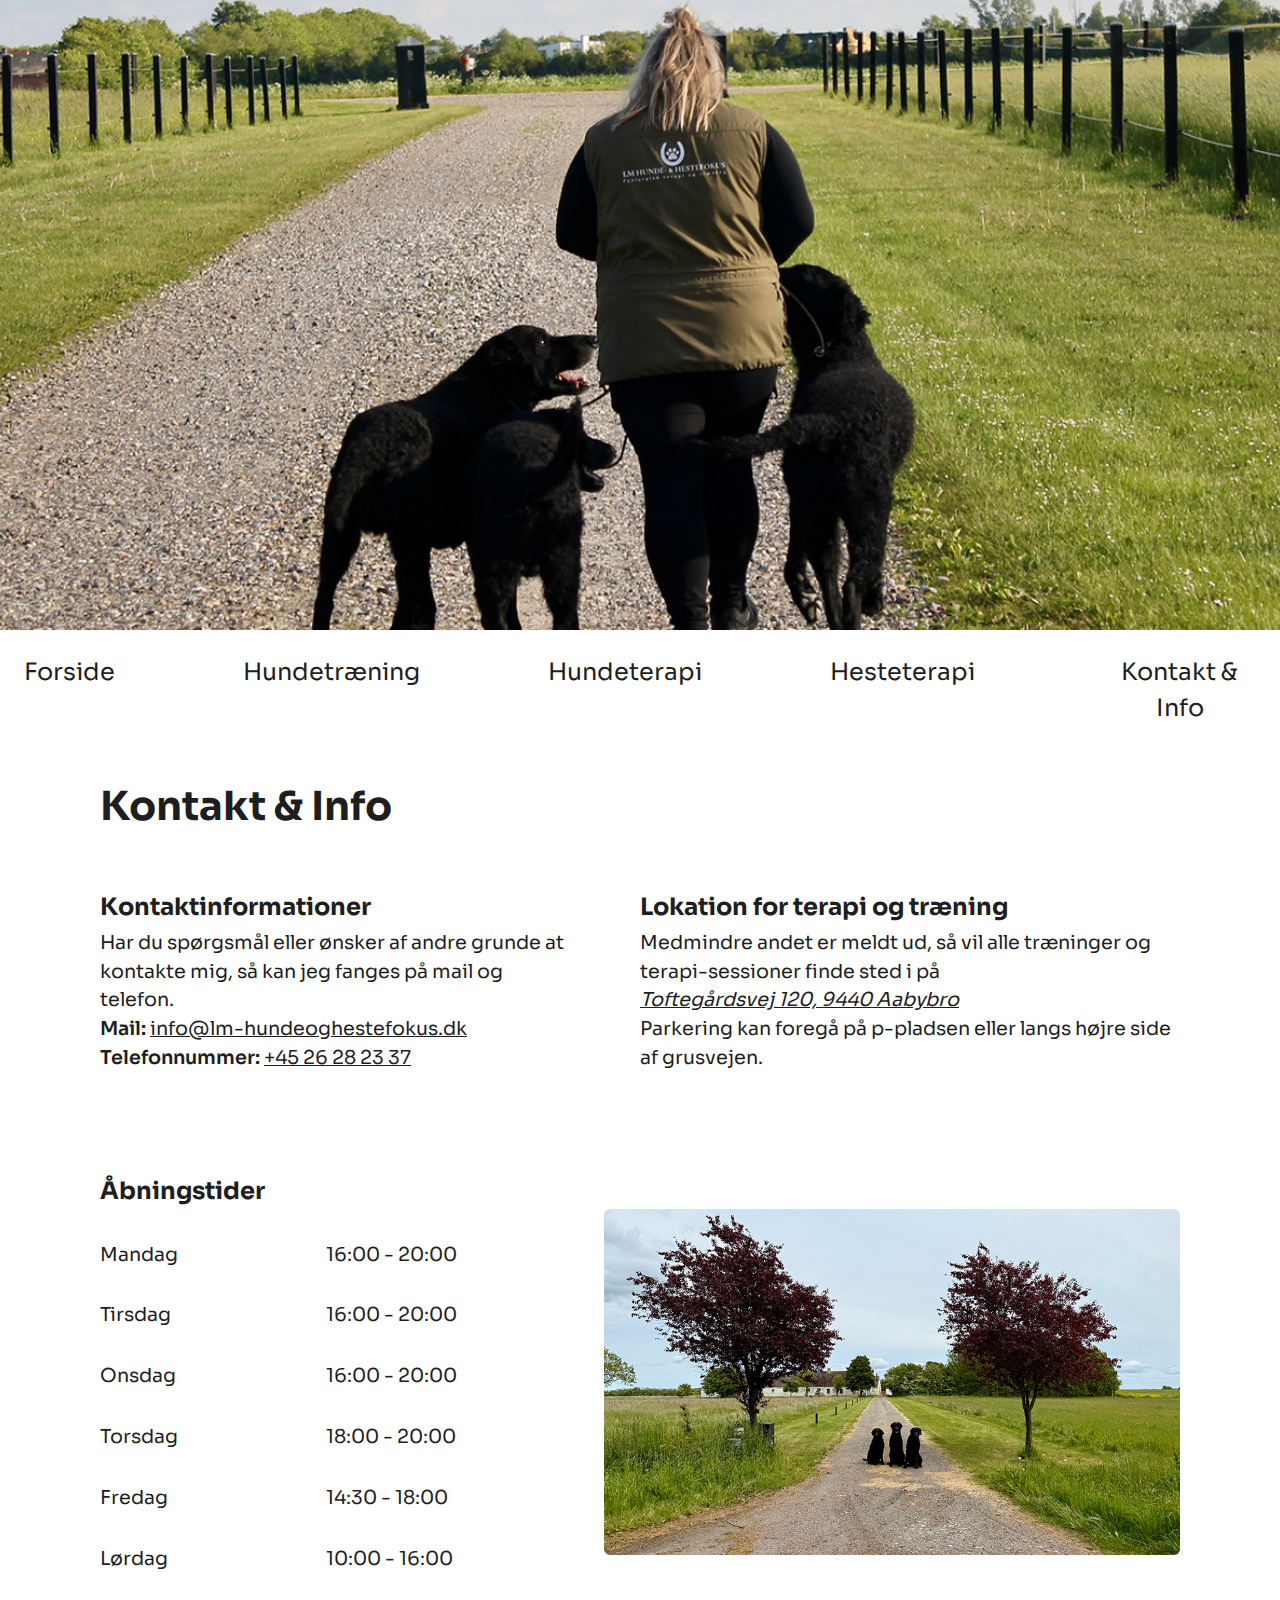
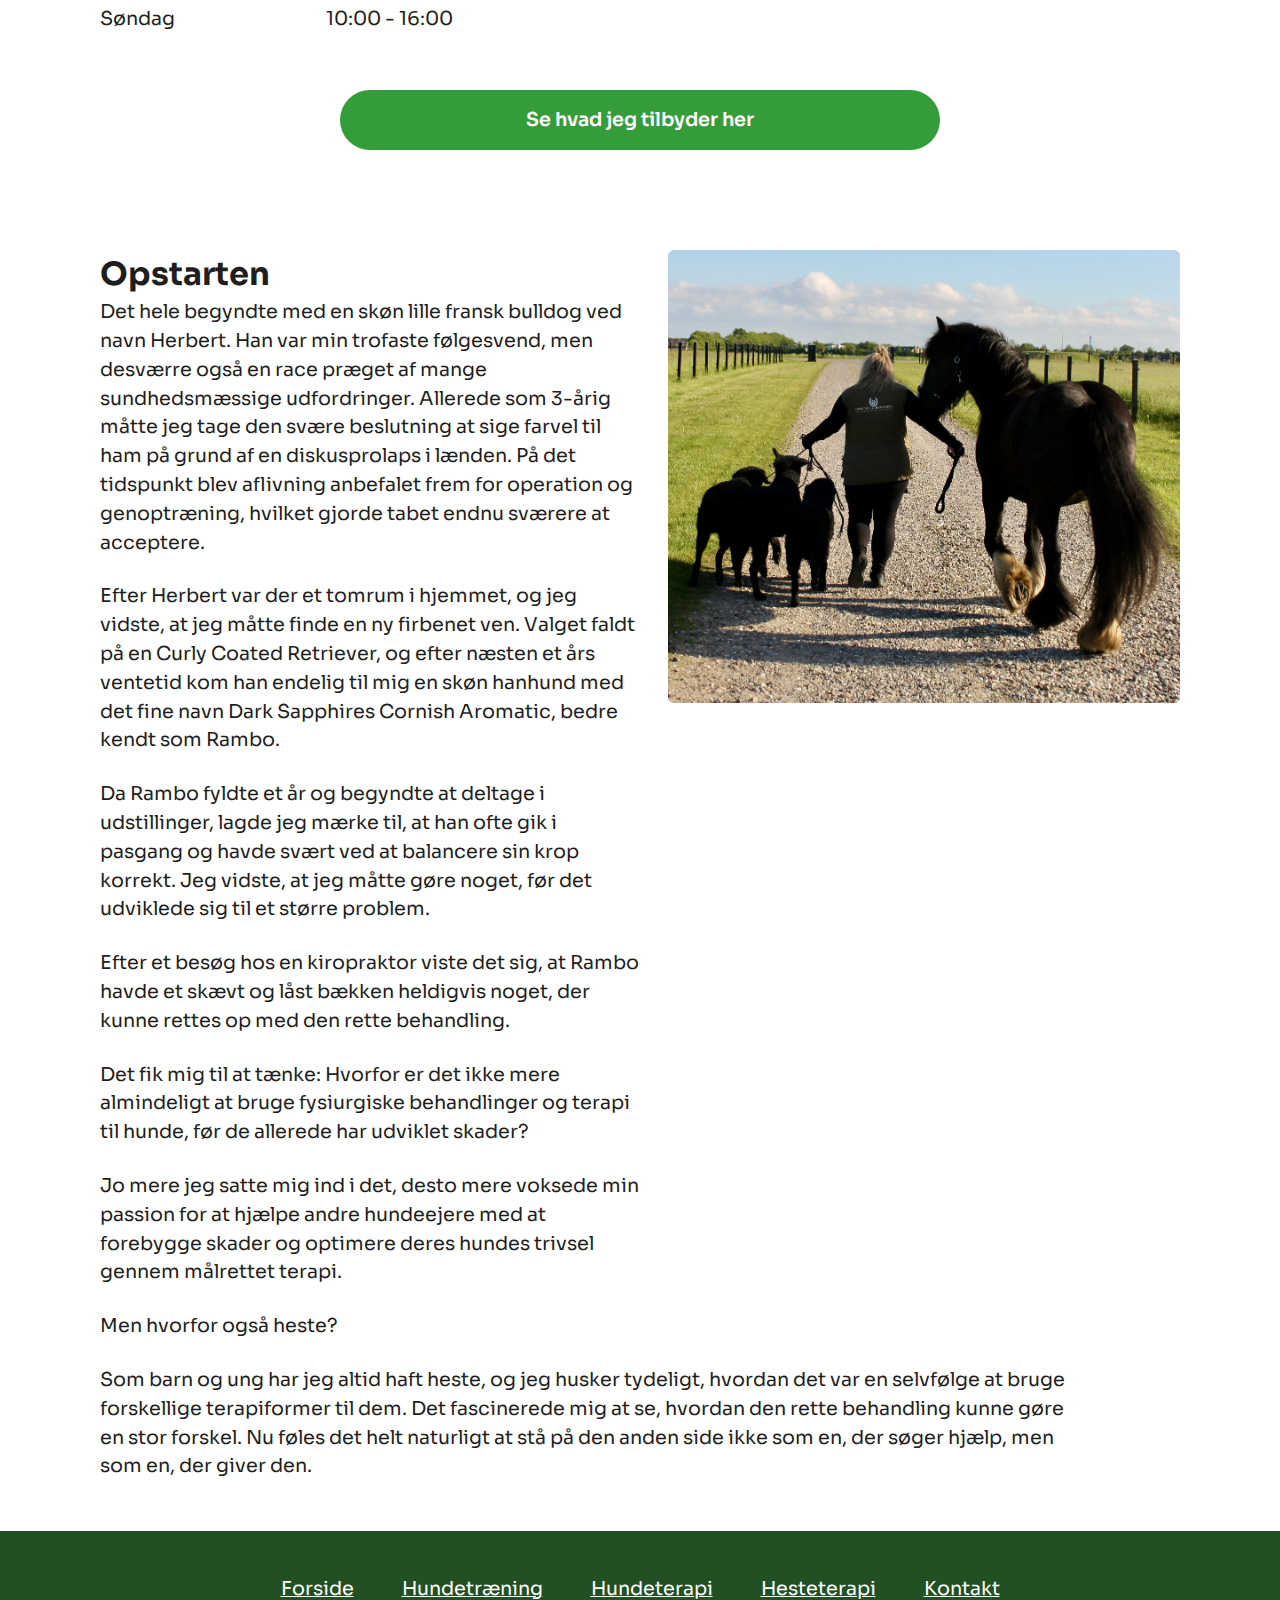
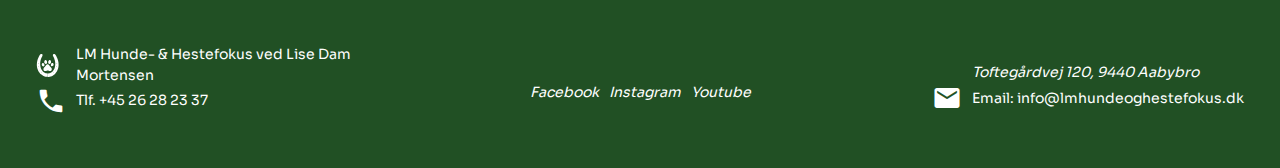
<file: kontakt.html>
<!DOCTYPE html>
<html lang="en">
  <head>
    <meta charset="UTF-8" />
    <meta name="viewport" content="width=device-width, initial-scale=1.0" />
    <title>Kontakt & Info</title>
    <link rel="icon" type="svg" href="./assets/img/ikoner/Endeligt logo LMH&HF.svg" />
    <link rel="stylesheet" href="./assets/css/style.css" />
    <script type="module" src="./assets/js/kontakt.js" defer></script>
    <meta
      name="description"
      content="Her finder du kontaktinformationer som telefonnummer, mail samt adresse. Yderligere er der praktiske informationer som åbningstider og parkeringsforhold."
    />
    <link
      rel="stylesheet"
      href="https://cdnjs.cloudflare.com/ajax/libs/font-awesome/6.7.0/css/all.min.css"
      integrity="sha512-9xKTRVabjVeZmc+GUW8GgSmcREDunMM+Dt/GrzchfN8tkwHizc5RP4Ok/MXFFy5rIjJjzhndFScTceq5e6GvVQ=="
      crossorigin="anonymous"
      referrerpolicy="no-referrer"
    />

    <link
      href="https://fonts.googleapis.com/icon?family=Material+Icons"
      rel="stylesheet"
    />
  </head>

  <body>
    <header>
      <div id="kontaktHero"></div>
      <nav>
        <!-- Dette kommer fra https://uxdesign.cc/the-menu-210bec7ad80c -->
        <button
          class="menu"
          id="burgerMenu"
          onclick="this.classList.toggle('opened');this.setAttribute('aria-expanded', this.classList.contains('opened'))"
          aria-label="Main Menu"
        >
          <svg width="100" height="100" viewBox="0 0 100 100">
            <path
              class="line line1"
              d="M 20,29.000046 H 80.000231 C 80.000231,29.000046 94.498839,28.817352 94.532987,66.711331 94.543142,77.980673 90.966081,81.670246 85.259173,81.668997 79.552261,81.667751 75.000211,74.999942 75.000211,74.999942 L 25.000021,25.000058"
            />
            <path class="line line2" d="M 20,50 H 80" />
            <path
              class="line line3"
              d="M 20,70.999954 H 80.000231 C 80.000231,70.999954 94.498839,71.182648 94.532987,33.288669 94.543142,22.019327 90.966081,18.329754 85.259173,18.331003 79.552261,18.332249 75.000211,25.000058 75.000211,25.000058 L 25.000021,74.999942"
            />
          </svg>
        </button>

        <div id="overlay"></div>
        <div id="sideNav">
          <div id="sideNavContent">
            <ul>
              <li class="navForside navLink"><a href="./index.html">Forside</a></li>
              <li class="navHundetræning navLink">
                <a href="./hundetræning.html">Hundetræning</a>
              </li>
              <li class="navHundeterapi navLink">
                <a href="./hundeterapi.html">Hundeterapi</a>
              </li>
              <li class="navHesteterapi navLink">
                <a href="./hesteterapi.html">Hesteterapi</a>
              </li>
              <li class="navKontakt navLink">
                <a href="./kontakt.html">Kontakt & Info</a>
              </li>
            </ul>
          </div>
        </div>
      </nav>
    </header>
    <main>
      <h1 id="kontakt-h1">Kontakt & Info</h1>
      <section class="kontaktFlexTop">
        <article class="kontaktFlexTopLeft">
          <h2 class="kontakt-h2">Kontaktinformationer</h2>
          <p class="kontakt-p">
            Har du spørgsmål eller ønsker af andre grunde at kontakte mig, så
            kan jeg fanges på mail og telefon.
          </p>
          <span class="kontaktBold"
            >Mail:
            <a class="linkKontakt" href="mailto:info@lm-hundeoghestefokus.dk"
              >info@lm-hundeoghestefokus.dk</a
            ></span
          >
          <span class="kontaktBold"
            >Telefonnummer:
            <a class="linkKontakt" href="tel:+45 26 28 23 37">
              +45 26 28 23 37</a
            ></span
          >
        </article>
        <article class="kontaktFlexTopRight">
          <h2 class="kontakt-h2">Lokation for terapi og træning</h2>
          <p class="kontakt-p">
            Medmindre andet er meldt ud, så vil alle træninger og
            terapi-sessioner finde sted i på
          </p>
          <address>
            <a
              class="linkKontakt"
              href="https://www.google.com/maps/place/Tofteg%C3%A5rdsvej+120,+9440+Aabybro/@57.1865022,9.7367487,17z/data=!3m1!4b1!4m6!3m5!1s0x4649260fda095a91:0x8afc9a895b7f81c6!8m2!3d57.1864993!4d9.7393236!16s%2Fg%2F11crtgyhbm?entry=ttu&g_ep=EgoyMDI1MDYwOS4xIKXMDSoASAFQAw%3D%3D"
              target="_blank"
              rel="noopener no-referrer"
              >Toftegårdsvej 120, 9440 Aabybro</a
            >
          </address>
          <p>
            Parkering kan foregå på p-pladsen eller langs højre side af
            grusvejen.
          </p>
        </article>
      </section>
      <section id="flexContainerKontaktBottom">
        <div>
          <!-- Skal have et "call" med JS, for at bestemme åbningstider -->
          <h2 class="kontakt-h2">Åbningstider</h2>
          <article class="kontaktTider">
            <div>
              <p>Mandag</p>
              <p>Tirsdag</p>
              <p>Onsdag</p>
              <p>Torsdag</p>
              <p>Fredag</p>
              <p>Lørdag</p>
              <p>Søndag</p>
            </div>
            <div class="klokken">
              <p>16:00 - 20:00</p>
              <p>16:00 - 20:00</p>
              <p>16:00 - 20:00</p>
              <p>18:00 - 20:00</p>
              <p>14:30 - 18:00</p>
              <p>10:00 - 16:00</p>
              <p>10:00 - 16:00</p>
            </div>
            <div class="itemSpan2">
            <img
              id="kontaktImgBottom"
              loading="lazy"
              src="./assets/img/desktopBilleder/LMHundeOgHesteFokusDesktop.jpg "
              alt="Billede af hendes hunde"
            />
            </div>
          </article>
        </div>
      </section>

      <button class="cta ctaKontakt">
        <a href="./index.html#forsideSlider">Se hvad jeg tilbyder her</a>
      </button>
      <section>
        <article id="opstart">
          <img 
            src="./assets/img/desktopBilleder/LiseMedHundeOgHest.jpg"
            alt="Lise med hunde og hest"
          />
          <div>
            <h3>Opstarten</h3>
          <p>
            Det hele begyndte med en skøn lille fransk bulldog ved navn Herbert.
            Han var min trofaste følgesvend, men desværre også en race præget af
            mange sundhedsmæssige udfordringer. Allerede som 3-årig måtte jeg
            tage den svære beslutning at sige farvel til ham på grund af en
            diskusprolaps i lænden. På det tidspunkt blev aflivning anbefalet
            frem for operation og genoptræning, hvilket gjorde tabet endnu
            sværere at acceptere.
          </p>

          <p>
            Efter Herbert var der et tomrum i hjemmet, og jeg vidste, at jeg
            måtte finde en ny firbenet ven. Valget faldt på en Curly Coated
            Retriever, og efter næsten et års ventetid kom han endelig til mig
            en skøn hanhund med det fine navn Dark Sapphires Cornish Aromatic,
            bedre kendt som Rambo.
          </p>

          <p>
            Da Rambo fyldte et år og begyndte at deltage i udstillinger, lagde
            jeg mærke til, at han ofte gik i pasgang og havde svært ved at
            balancere sin krop korrekt. Jeg vidste, at jeg måtte gøre noget, før
            det udviklede sig til et større problem.
          </p>

          <p>
            Efter et besøg hos en kiropraktor viste det sig, at Rambo havde et
            skævt og låst bækken heldigvis noget, der kunne rettes op med den
            rette behandling.
          </p>
          
          <p>
            Det fik mig til at tænke: Hvorfor er det ikke mere almindeligt at
            bruge fysiurgiske behandlinger og terapi til hunde, før de allerede
            har udviklet skader?
          </p>
          
          <p>
            Jo mere jeg satte mig ind i det, desto mere voksede min passion for
            at hjælpe andre hundeejere med at forebygge skader og optimere deres
            hundes trivsel gennem målrettet terapi.
          </p>
        </div>
      </article>
      
      <article id="opstartWrap">
          <p>Men hvorfor også heste?</p>

          <p>
            Som barn og ung har jeg altid haft heste, og jeg husker tydeligt,
            hvordan det var en selvfølge at bruge forskellige terapiformer til
            dem. Det fascinerede mig at se, hvordan den rette behandling kunne
            gøre en stor forskel. Nu føles det helt naturligt at stå på den
            anden side ikke som en, der søger hjælp, men som en, der giver den.
          </p>
        </article>
      </section>
    </main>
    <footer id="footer">
      <nav class="footerNav">
        <!-- Gemt væk på mobile, men kommer frem på desktop -->
        <ul>
          <li><a href="./index.html">Forside</a></li>
          <li><a href="./hundetræning.html">Hundetræning</a></li>
          <li><a href="./hundeterapi.html">Hundeterapi</a></li>
          <li><a href="./hesteterapi.html">Hesteterapi</a></li>
          <li><a href="./kontakt.html">Kontakt</a></li>
        </ul>
      </nav>

      <!-- Icons for hendes medier (skal laves links) -->
      <section id="footerKontaktInfo">
        <!-- Alt info i footer -->
        <div id="footerInfo">
          <div class="footerOm">
            <div class="iconAppend">
              <svg
                xmlns="http://www.w3.org/2000/svg"
                version="1.1"
                viewBox="0 0 585 590"
              >
                <!-- Generator: Adobe Illustrator 28.7.7, SVG Export Plug-In . SVG Version: 1.2.0 Build 194)  -->
                <g>
                  <g id="Layer_2">
                    <path
                      d="M157.3,250.4c-11.6,6.6-15.4,27.2-13.4,38.7,1.1,6,1.2,6.5,3.2,12,0,0,2.8,7.9,10.9,16.7s19.6,14.3,33.8,10.9c17.7-4.3,19.1-25.8,19.1-25.8,0,0,4.2-29.4-17.7-46.7s-35.9-5.7-35.9-5.7"
                    />
                    <path
                      d="M423.8,248.8c11.6,6.6,15.5,27.2,13.4,38.7-1.1,6-1.2,6.5-3.2,12,0,0-2.8,7.9-10.9,16.7s-19.6,14.3-33.8,10.9c-17.7-4.3-19.1-25.8-19.1-25.8,0,0-4.2-29.4,17.7-46.7,22-17.4,35.9-5.7,35.9-5.7"
                    />
                    <path
                      d="M229.9,174c1.5-.2,1.2-.2,1.5-.2,2.9-.2,18.5-1.1,28.8,10,10.3,11.1,18.3,26.7,16.5,50.7-1.7,21.8-15.1,31.1-22,32.7-11.8,2.7-28.4,1.4-40-17.5,0,0-8.9-13.1-9.4-31.8,0-9.9,3.4-27.9,10.3-35.3.2-.2-.2.2,0,0,5-5.7,11.7-8.2,14.2-8.6h0Z"
                    />
                    <path
                      d="M349.9,174c-1.5-.2-1.2-.2-1.5-.2-2.9-.2-18.5-1.1-28.8,10s-18.3,26.7-16.5,50.7c1.7,21.8,15.1,31.1,22,32.7,11.8,2.7,28.4,1.4,40-17.5,0,0,8.9-13.1,9.4-31.8.7-11.1-3.4-27.9-10.3-35.3-.2-.2.2.2,0,0-5-5.7-11.7-8.2-14.2-8.6h0Z"
                    />
                    <path
                      d="M286.5,278.3s-16.3,1.8-24.4,9.6c-.5.5-1,1-1.6,1.5-7.1,6.1-14.6,14.5-19.4,22.1-.9,1.5-1.5,2.8-2.8,4.6-3.9,5.4-13.7,19.1-16.1,21.5-.4.4-.8.8-1.1,1.2-3.8,4.5-13.4,13.6-18.3,18.4-1.7,1.7-2.2,2.4-4.6,5.6-6,8.1-11.6,18-12.6,26.6,0,.3.3-1.9.2-1.7-1.5,6.1-2.6,16.4.5,26.8,1,3.2,2.4,6.7,4,9.6,4.1,7.3,10.9,14.6,23.7,18.9,4.2,1.4,8.7,1.9,13.1,1.5,16.8-1.5,31.8-5.6,36-6.9.8-.2,1.5-.4,2.3-.6,2.7-.6,6.2-1.5,8.6-2,2-.5,3.9-.8,5.9-.9l5.2-.3c.9,0,1.8,0,2.8,0,2.6,0,8,.3,9.6.5,4.9.8,16.3,3.3,16.3,3.3,6.1,1.6,11.1,2.4,14.6,3.9,1.3.6,2.7,1,4.1,1.4,6,1.5,15.3,2.8,18.5,2.1,5.2-.5,18.1-2.3,22.9-6.3.3-.3-.9.6-.5.4,7.3-3.8,12.7-12.3,15.9-20.2.7-1.8,1.3-3.6,1.6-5.5,2-10.6,1.7-24.9-2.4-35-3.2-9.1-14.3-22.5-22-29.6-6.1-5.4-10.2-8.4-15.1-14.3s-11.2-16.3-14-20.7c-5-8.6-15.5-22.9-20.8-25.7-.4-.2.1,0,0,0-4.6-3.5-11.5-8.6-28.4-9.8"
                    />
                    <path
                      d="M292.5,507.8s-30.6-1.5-43.7-6c-.2,0-.4-.2-.6-.3-5.1-1.8-32-13.8-40.3-18.7-1.4-.8-1.7-1-1.6-1-9.9-4.9-36-26.5-39.3-32.9-.2-.5-.5-1-.9-1.4-5.5-6.3-18.4-23.3-22.4-30.2-4.6-7.9-24-42.6-27.8-61-2-6.9-7.3-31.4-9.3-47.5-.7-6.1-3.7-53.1-2.3-58.6,0-.1,0-.2,0-.3-.3-5.2,5-54.8,8.2-61.6.2-.4.3-.8.4-1.3,1.9-8.3,12.9-43.7,15.2-50.6,1.8-4.3,16.1-36,18.6-40.1l8.8-18.7s3-7.9,3.1-8.4c.2-.4.3-.8.5-1.2.2-.6,6.2-13.4,2.7-31-4.3-10-9.5-14.5-19.4-16.7-3.1-.2-11.2-1.3-21.1,3.2-2.7,1.4-15.3,8.3-22.3,17.7-4.4,5.4-18.7,27.7-21.3,33.3,0,.2-.1.3-.2.4-3.9,7.2-15.4,30.3-17,33.8-1,2.2-11.2,28.6-12.3,32.5-1.2,3.9-10.6,28.4-14.7,49.3-1.3,5.1-6.9,27.3-8.4,39.8-1.5,12.5-2.3,18.1-2.8,25.4v.2c0,5.6-2.6,31.6-.9,48.7-1,10.1,7.3,67,14.4,82.4,2.8,7.2,18.5,55.9,33,74.3,2.2,3.6,29.8,46,55.1,65.9,2.3,4.6,60.8,46,90.9,53.4,5.4,1.8,24.8,8.9,45.5,8.9h32c-.6-4.8,0-82.1,0-82.1ZM58,250.5h10.9v10.9h-10.9v-10.9ZM63.8,347.3l-2.2-10.7,10.7-2.2,2.2,10.7-10.7,2.2ZM95.5,428.4l-4.9-9.7,9.7-4.9,4.9,9.7-9.7,4.9ZM144.3,494.3l-7.7-7.7,7.7-7.7,7.7,7.7-7.7,7.7Z"
                    />
                    <g>
                      <path
                        d="M560.4,256.5v-.2c-.5-7.3-1.3-13-2.8-25.4-1.5-12.5-7.1-34.7-8.4-39.8-4.1-20.9-13.5-45.4-14.7-49.3-1-3.9-11.2-30.3-12.3-32.5-1.5-3.5-13.1-26.6-17-33.8,0-.1-.1-.3-.2-.4-2.6-5.6-16.9-27.9-21.3-33.3-7-9.4-19.6-16.3-22.3-17.7-9.9-4.5-18-3.4-21.1-3.2-9.9,2.1-15.1,6.7-19.4,16.7-3.5,17.6,2.5,30.4,2.7,31,.2.4.3.8.5,1.2.2.5,3.1,8.4,3.1,8.4l8.8,18.7c2.5,4.1,16.8,35.8,18.6,40.1,2.2,6.9,13.3,42.2,15.2,50.6.1.4.3.9.5,1.3,3.1,6.8,8.5,56.4,8.2,61.6,0,.1,0,.2,0,.3,1.4,5.5-1.6,52.5-2.3,58.6-2,16.1-7.2,40.6-9.3,47.5-3.8,18.4-23.2,53.1-27.8,61-3.9,6.9-16.8,23.9-22.4,30.2-.4.4-.6.9-.9,1.4-3.2,6.4-29.3,28-39.3,32.9.1,0-.2.2-1.6,1-8.3,4.9-35.2,16.9-40.3,18.7-.2,0-.4.2-.6.3-13.1,4.5-43.7,6-43.7,6,0,0,.6,77.4,0,82.1h32c20.7,0,40.1-7.1,45.5-8.9,30.1-7.4,88.6-48.7,90.9-53.4,25.3-19.9,52.9-62.3,55.1-65.9,14.5-18.4,30.2-67.1,33-74.3,7.1-15.4,15.5-72.3,14.4-82.4,1.7-17.1-.9-43.1-.9-48.7ZM438.4,494.3l-7.7-7.7,7.7-7.7,7.7,7.7-7.7,7.7ZM487.2,428.4l-9.7-4.9,4.9-9.7,9.7,4.9-4.9,9.7ZM518.9,347.3l-10.7-2.2,2.2-10.7,10.7,2.2-2.2,10.7ZM524.7,261.4h-10.9v-10.9h10.9v10.9Z"
                      />
                      <path d="M375.7,482.4c.3-.1.6-.3,1-.5-.2,0-1.1.5-1,.5Z" />
                    </g>
                  </g>
                </g>
              </svg>
              <p>LM Hunde- & Hestefokus ved Lise Dam Mortensen</p>
            </div>
            <div class="iconAppend">
              <span class="material-icons">call e0b0</span>
              <a href="tel:+4526282337">Tlf. +45 26 28 23 37</a>
            </div>
          </div>

          <div class="footerSocial">
            <div class="footerIcons">
              <i class="fa-brands fa-square-facebook">
                <p>Facebook</p>
              </i>
            </div>
            <div class="footerIcons">
              <i class="fa-brands fa-instagram">
                <p>Instagram</p>
              </i>
            </div>
            <div class="footerIcons">
              <i class="fa-brands fa-youtube">
                <p>Youtube</p>
              </i>
            </div>
          </div>
          <div class="footerKontaktHøjre">
            <div class="iconAppend">
              <i class="fa-solid fa-location-dot"></i>
              <address>Toftegårdvej 120, 9440 Aabybro</address>
            </div>
            <div class="iconAppend">
              <span class="material-icons"> mail e158</span>
              <a href="mailto:info@lmhundeoghestefokus.dk"
                >Email: info@lmhundeoghestefokus.dk</a
              >
            </div>
          </div>
        </div>
      </section>
    </footer>
  </body>
</html>
</file>
<file: assets/css/style.css>
/* Font */
@import url('https://fonts.googleapis.com/css2?family=Sora:wght@100..800&display=swap');
:root {
    /* Spacers */
    --mobileSmlSpacer: 10px;
    --mobileMedSpacer: 15px;
    --mobileLrgSpacer: 20px;
    --mobileBigSpacer: 25px;
    --smlSpacer: 15px;
    --medSacer: 25px;
    --bigSpacer: 50px;
    --secSpacer: 100px;

    /* Farver */
    --mainGreen: #349D3A;
    --darkGreen: #215024;
    --txtColour: #1E1E1E;
    --lightGrey: #D9D9D9;
    --ctaTxt: #FFFFFF;
    --starColour: #FFE500;
}
* {
    box-sizing: border-box;
    font-family: Sora;
}

body{
    margin: 0;
}

/*  */
/* Header */
/*  */


/* Burger */
/* link til animationen https: //uxdesign.cc/the-menu-210bec7ad80c */
#burgerMenu {
    background-color: transparent;
    border: none;
    cursor: pointer;
    display: flex;
    padding: 0;
    top: 0px;
    right: 0px;
    position: fixed;
    scale: 0.6;
    z-index: 9999;
}

.opened .line {
    stroke: white;
}

.line {
    fill: none;
    stroke: var(--mainGreen);
    stroke-width: 8;
    stroke-linecap: round;
    
    transition:
        stroke 0.15s ease-in-out,
        stroke-dasharray 4ms cubic-bezier(0.4, 0, 0.2, 1),
        stroke-dashoffset 400ms cubic-bezier(0.4, 0, 0.2, 1);
}

.line1 {
    stroke-dasharray: 60 207;
    stroke-width: 8;
}

.line2 {
    stroke-dasharray: 60 60;
    stroke-width: 8;
}

.line3 {
    stroke-dasharray: 60 207;
    stroke-width: 8;
}

.opened .line1 {
    stroke-dasharray: 90 207;
    stroke-dashoffset: -134;
    stroke-width: 8;
}

.opened .line2 {
    stroke-dasharray: 1 60;
    stroke-dashoffset: -30;
    stroke-width: 8;
}

.opened .line3 {
    stroke-dasharray: 90 207;
    stroke-dashoffset: -134;
    stroke-width: 8;
}


/* Herfra starter koden */

#overlay {
    position: fixed;
    top: 0;
    left: 0;
    width: 100%;
    height: 100%;
    background: rgba(0, 0, 0, 0.4);
    opacity: 0;
    visibility: hidden;
    transition: 0.3s ease;
    z-index: 998;
}

#sideNav {
    position: fixed;
    top: 0;
    right: -210px;
    width: 210px;
    height: 100vh;
    background: rgba(33, 80, 36, 0.95);
    z-index: 999;
    display: flex;
    flex-direction: column;
    justify-content: center;
    align-items: center;
    transition: right 0.3s ease;
}

#sideNavContent {
    text-align: center;
    display: flex;
    flex-direction: column;
    color: #FFFFFF;
}

#sidenNavContent a {
    padding: 1.5rem;
}

nav ul {
    list-style: none;
        padding: 0;
        margin: 0;
}

nav li {
    padding: 0;
    margin: 1.5rem;
    gap: 1.5rem;
}

nav a {
    text-decoration: none;
    color: inherit;
    font-size: 1.2rem;
    
}

#sideNav.open {
    right: 0;
}

#overlay.active {
    opacity: 1;
    visibility: visible; }


/* Main */

main {
    line-height: 25px;
    margin-inline: var(--mobileSmlSpacer);
    color: var(--txtColour);
}

/* Hero Billeder */

#HeroImg {
    display: block;
    max-width: 100%;
    height: auto;
    object-fit: cover;
}

/*  */
/* Forside */
/*  */
#flexContainerTop, .sliderForside, #liseKval, .anmeldelseSec {
    margin-block: var(--mobileSmlSpacer);

}


/* Anmeldelser */

.anmeldelse {
    border: 1px solid #ccc;
    border-radius: 6px;
    box-shadow: 0 4px 12px rgba(0, 0, 0, 0.4);
    padding: 16px;
    background-color: #fff;
    margin-bottom: 1rem;
    font-size: 1rem;
    line-height: 150%;
    min-height: 160px; /* Ændre højden på cards */
    display: flex;
    flex-direction: column;
    justify-content: space-between;
}
.anmeldelse .fa-star {
    color: var(--starColour);
    font-size: 20px;
    margin-right: .5rem;
}

/*  */
/* Hundetræning */
/*  */

#hundetræningMain {
    margin-left: var(--mobileLrgSpacer);
    margin-right: var(--mobileLrgSpacer);
    line-height: 25px;
}

#hundeFitnessFigure {
    margin: 0;
}

.hundetraningIntroBillede {
    width: 100%;
    padding: 0;
    align-items: flex-start;
}

/* Card billeder */

#træningCardImg {
    width: 100%;
    height: auto;
    overflow: hidden;
    border-radius: 6px;
    margin-bottom: 1rem;
}

#træningCardImg img {
    width: 100%;
    height: 100%;
    object-fit: cover;
}

/*  */
/* Hundeterapi */
/*  */

.hundeterapiHeaderImg {
    display: block;
    max-width: 100%;
    height: auto;
}

.hundeterapiImg {
    display: block;
    /* margin-left: auto;
    margin-right: auto; */
    margin-top: 1rem;
    margin-bottom: 1rem;
    max-width: 372px;
    height: auto;
    border-radius: 6px;
}

.terapiPris {
    display: grid;
    grid-template-columns: 2.5fr 1fr 1fr; 
    /* 2.5fr for at lave første column bredere (kan ikke være mindre med 16px tekst størrelse) */
    column-gap: 1.5rem; 
    /* højsontal gap */
    row-gap: 1rem; 
    /* vertical gap */
    text-align: left;
    max-width: 100%;
}

.terapiPris>*:nth-child(2),
.terapiPris>*:nth-child(3),
.terapiPris>*:nth-child(5),
.terapiPris>*:nth-child(6),
.terapiPris>*:nth-child(8),
.terapiPris>*:nth-child(9) {
    justify-self: end;
}
#terapiMiniTekst {
    font-size: 10px;
    max-width: 32ch;
}


.material-symbols-outlined.check-icon {
    font-size: 20px;
    color: green;
    vertical-align: middle;
    margin-right: 0.5em;
}

.afbalancering p {
  display: flex;
  align-items: flex-start;
  gap: 0.5em;
}

.kontaktTider {
    display: grid;
    grid-template-columns: repeat(2, 1fr);
    justify-content: space-between;
}
.itemSpan2 {
    grid-column: span 2;
}

.klokken {
    justify-content: end;
}

/*  */
/* Hesteterapi */
/*  */


/*  */
/* Kontakt */
/*  */


.kontaktTider p {
    margin-block: 2rem;
}
#kontakt-h1 {
    margin-bottom: 2rem;
}

.kontakt-h2 {
    margin-bottom: 0;
}

.kontakt-p {
    margin-top: 4px;
}

#kontaktImg {
    display: block;
    margin: 16px auto;
    max-width: 100%;
    height: auto;
}

/*  */
/* Slider */
/*  */
* {
    box-sizing: border-box;
}

body {
    margin: 0;
    font-family: sans-serif;
}

h3 {
    font-size: 1.2rem;
    margin-block: 0px;
}

p {
    font-size: 1rem;
    margin-block: 0px;
}

.carousel {
    position: relative;
    overflow: hidden;
}

.carouselTrack {
    display: flex;
    overflow-x: auto;
    scroll-snap-type: x mandatory;
    scroll-behavior: smooth;
    -webkit-overflow-scrolling: touch;
    scrollbar-width: none;
}

.slide {
    flex: 0 0 100%;
    scroll-snap-align: start;
    background: white;
    border-radius: 6px;
    padding: var(--mobileSmlSpacer);
    border: 2px solid rgba(0, 0, 0, 0.1);
    margin-right: 10px;
    display: grid;
    grid-template-rows: auto auto;
    gap: 1.5rem;
}

.slide:last-child {
    margin-right: 0;
}

.sliderImg {
    max-width: 100%;
    border-radius: 6px;
    order: -1;
}
.cardImg{
    max-width: 100%;
        max-height: 293px;
}
.sliderContent {
    display: flex;
    flex-direction: column;
    margin: 0 auto;
    gap: 1rem;
    max-width: 600px;
}

.dots {
    display: flex;
    justify-content: center;
    gap: 0.5rem;
    margin-top: 1rem;
}

.dot {
    width: 10px;
    height: 10px;
    border-radius: 50%;
    background: #bbb;
    cursor: pointer;
    transition: background-color 0.3s ease, transform 0.3s ease;
}

.dot.active {
    background: #349D3A;
    transform: scale(1.3);
}

/* Arrows styles */
.arrow {
    position: absolute;
    top: 50%;
    transform: translateY(-50%);
    background: rgba(52, 157, 58, 0.8);
    border: none;
    color: white;
    width: 32px;
    height: 32px;
    border-radius: 50%;
    cursor: pointer;
    display: none;
    align-items: center;
    justify-content: center;
    font-size: 1.5rem;
    user-select: none;
    z-index: 10;
    transition: background 0.3s;
}

.arrow:hover {
    background: rgba(52, 157, 58, 1);
}

.arrowLeft {
    left: 10px;
}

.arrowRight {
    right: 10px;
}

.cta {
    all: unset;
    max-width: 600px;
    width: 100%;
    height: 50px;
    cursor: pointer;
    border-radius: 50px;
    background-color: #349D3A;
    color: white;
    font-size: 1rem;
    font-weight: 600;
    text-align: center;
    transition: 0.2s ease;
    display: flex;
    align-items: center;
    justify-content: center;
    margin-top: 1rem;
    margin-bottom: 1rem;
}

.cta:hover {
    transform: scale(1.05);
}

.cta a {
    color: white;
    text-decoration: none;
}

/*  */
/* Footer */
/*  */



.footerNav {
    display: none;
}

#footer {
    background-color: var(--darkGreen);
    padding: 20px;
    font-size: 14px;
    color: var(--ctaTxt);
}

#footerInfo {
    display: flex;
    flex-direction: column;
    align-items: center;
    padding: 1rem;
    text-align: center;
    flex: 1;
}

.footerOm {
    display: flex;
    justify-content: space-between;
    width: 100%;
    max-width: 500px;
    margin-bottom: 1rem;
}

#footerKontaktInfo {
    text-align: center;
    text-decoration: none;
}

#footerKontaktInfo a {
    display: block;
    text-decoration: none;
    color: var(--ctaTxt);
}

.footerSocial {
    margin-top: var(--mobileSmlSpacer);
    display: flex;
    justify-content: center;
    gap: 30px;
}

.footerIcons {
    display: flex;
    flex-direction: column;
    align-items: center;
}

/* .footerIcons img {
    width: 36px;
    height: 24px;
    margin-bottom: 4px;
    filter: brightness(0) invert(1);
} */

/* Navn - Adresse */
    /* e-mail */
    /* tlf */
/* Sociale iconer */





/*  */
/* Media */
/*  */

@media (min-width: 1100px) {

    * {
        line-height: 150%;
    }

    h1 {
        font-size: 2.5rem;
    }
    p {
        font-size: 1.2rem;
        max-width: 70ch;
    }
    main {
        margin-inline: var(--secSpacer);
    }
    /*  */
    /* footer Meida */
    /*  */
    .footerNav {
        display: flex;
    }
    
    /*  */
    /* forside Media */
    /*  */
    

    /* Billederne på forsiden */

    .forsideImgTop {
        display: flex;
        flex-direction: column;
        gap: 1.5rem;
        padding: 1rem;
    }

    .forsideImgBottom {
        display: flex;
        flex-direction: column;
        gap: 1.5rem;
        padding: 1rem;
    }

    /* Anmeldelser på forside */

    .anmeldelse {
        max-width: 825px;
    }

    /*  */
    /* slider */
    /*  */
    .slide {
        grid-template-columns: 1fr 1.5fr;
        grid-template-rows: auto;
    }
    
    .sliderImg {
        max-width: 100%;
        height: auto;
        order: 2;
    }
    
    /*  */
    /*  */
    /*  */

    h3 {
        font-size: 2rem;
    }
    
    .sliderContent h3 {
        padding-block: 1rem;
    }
    
    /* p {
        font-size: 1.5rem;
    }
     */
    .cta {
        height: 60px;
        font-size: 1.2rem;
        margin-top: 1.5rem;
    }
    
    .carousel:hover .arrow {
        display: flex;
    }

    /*  */
    /* Hundetræning */
    /* */

        .hundeTraeningIntroBillede {
            max-width: 25vw;
        }
        .dogSlider .carouselTrack {
            display: grid;
            grid-template-columns: repeat(auto-fit, minmax(300px, 1fr));
            overflow: visible;
            scroll-snap-type: none;
            margin: 2rem;
            margin-block: 2.5rem;
        }
    
        .dogSlider .slide {
            flex: none;
            scroll-snap-align: unset;
            margin-right: 0;
        }
    
        .dogSlider .arrow,
        .dogSlider .dots {
            display: none !important;
        }
    
        .dogSlide {
            display: block;
            transition: 300ms ease;
        }
    
        .dogSlide:nth-of-type(1) {
            margin-right: var(--smlSpacer);
        }
    
        .dogSlide:nth-of-type(2) {
            margin-inline: var(--smlSpacer);
        }
    
        .dogSlide:nth-of-type(3) {
            margin-left: var(--smlSpacer);
        }
    
        .dogSlide:hover {
            transform: scale(1.1);
            cursor: pointer;
        }
    
    
        .ctaSection {
            display: flex;
            margin-inline: var(--secSpacer);
        }
    
        .rightSide {
            width: 50%;
            margin-left: var(--smlSpacer);
            display: flex;
            flex-direction: column;
            justify-content: space-between;
        }
    
        .leftSide {
            width: 50%;
            margin-right: var(--smlSpacer);
            display: flex;
            flex-direction: column;
            justify-content: space-between;
        }
    
        .leftSide p {
            padding-bottom: var(--smlSpacer);
            margin-bottom: auto;
        }
    
        .ctaSection button {
            margin: 0 auto;
            margin-top: var(--medSacer);
            margin-bottom: var(--secSpacer);      
        }

    /*  */
    /* Footer */
    /*  */
        @media (min-width: 1100px) {

            .footerNav {
                display: flex;
                justify-content: center;
                text-align: center;
            }
            
            .footerNav ul {
                display: flex;
            }
            
            /* .footerIconsKontakt img {
                display: flex;
                } */
                
                #footerInfo {
                    display: grid;
                    grid-template-columns: 1fr auto 1fr;
                    align-items: center;
                    gap: 10rem;
                }
                
                .footerSocial {
                    display: flex;
                    gap: 10px;
                }
                
                .footerSocial p {
                    font-size: 14px;
                }
                
                .footerSocial {
                    align-items: center;
                }
                
                .footerKontaktHøjre {
                    justify-self: end;
                }
                .footerKontaktHøjre .footerOm {
                    display: flex;
                    flex-direction: column;
                }
                
                .footerOm a {
                    color: var(--ctaTxt);
                    font-size: 14px;
                }
                
                .footerOm p {
                    font-size: 14px;
        }
        
        .footerOm {
            align-items: left;
        }
        
        .footerKontaktHøjre a {
            color: var(--ctaTxt);
            font-size: 14px;;
        }
        
        .footerKontaktHøjre {
            align-items: right;
        }
        
        
        
        #footerKontaktInfo {
            display: flex;
            justify-content: space-around;
            text-decoration: none;
        }
        .footerOm .material-icons {
            width: 24px;
            font-size: 30px;
        }
        
        .footerOm svg {
            width: 28.5px;
            height: 30px;
            fill: var(--ctaTxt);
        }
        
        .footerOm svg, .footerOm .material-icons{
            margin-right: 1rem;
        }
        
        .footerKontaktHøjre .fa-location-dot,
        .footerKontaktHøjre .material-icons {
            font-size: 30px;
            width: 24px;
            margin-right: 1rem;
            
        }
        
        .footerIcons {
            font-size: 30px;
            
        }
        
        .footerOm,
        .footerKontaktHøjre {
            display: flex;
            flex-direction: column;
        }
        
        .iconAppend {
            display: flex;
            align-items: center;
        }
    }
  
    #kontaktImgBottom{
        max-width: 45vw;
    }

    .kontaktFlexTop {
        display: grid;
        grid-template-columns: repeat(2, 1fr);
        margin-bottom: var(--secSpacer);
    }

    .kontaktFlexTopLeft {
        padding-right: 4rem;
    }
    #kontaktFlexTop {
        width: 75ch;
    }
    .kontaktBold {
        font-size: 1.2rem;
    }

    .kontaktBold:nth-of-type(2) {
        display: inline-block;
    }

    .linkKontakt {
        font-size: 1.2rem;
        margin-right: 2rem;
    }
    .ctaKontakt {
        display: flex;
        justify-self: center;
        margin-bottom: var(--secSpacer);
    }
    #opstart {
    display: flex;
    flex-direction: row-reverse;
    justify-content: space-between;
        align-items: start;
    }
    #opstart p{
        max-width: 70ch;
        margin-bottom: var(--medSacer);
        padding-right: var(--medSacer);
    }
    #opstart img {
        max-width: 40vw; 
        max-height: 100%;
    }
    #opstartWrap {
        margin-bottom: var(--bigSpacer);
    }
    #opstartWrap p {
        max-width: 70ch;
        margin-bottom: var(--medSacer);
    }
        .kontaktTider {
            display: flex;
            justify-content: space-between;
        }
    
}
#kontaktImgBottom {
    width: 100%;
    border-radius: 6px;
}
.kontaktBold {
    font-weight: 600;
    display: inline;
}
.linkKontakt {
    color: var(--txtColour);
    font-weight: 400;
}
    
#opstart img {
    width: 100%;
    border-radius: 6px;
}    


    
    
    
    
    
    








































































































dialog.modal {
    border-radius: 6px;
    border: transparent;
    padding: 0;

}


.modalContent {
    position: relative;
    padding: var(--mobileMedSpacer);
    background: white;
    border-radius: 6px;
    max-width: 95vw;
    box-shadow: 0 4px 20px rgba(0, 0, 0, 0.663);
    scrollbar-width: none;
    overflow-y: auto;
}

.modalContent::-webkit-scrollbar {
    display: none;
}

.modalTitle {
    padding-right: 2rem;
}

.modalContent h4 {
    margin-block: 0;
}

.modalContent .rightGrid {
    display: grid;
    grid-template-columns: repeat(2, 1fr);
    margin-bottom: var(--mobileSmlSpacer);
}

.modalContent .rightGrid p {
    font-size: 0.9rem;
}

.closeBtn {
    border: none;
    /* Fjerner kanten */
    background: transparent;
    /* Fjerner baggrundsfarve */
    outline: none;
    /* Fjerner fokusramme */
    cursor: pointer;
    /* Gør det tydeligt det er klikbart */
    font-size: 3rem;
    position: absolute;
    top: 0px;
    right: 10px;
}

.modalImage {
    max-width: 100%;
    border-radius: 6px;
}

















































































/* Footer for mobil */

/* Wrapper for the entire footer if not already set */


/* Bytter rundt på address og E-mail */


@media (max-width: 550px) {
    .footer { 
        display: flex;
        flex-direction: column;
    } 


    /* Bytter rundt på tlf og Addresse */
    .footerKontaktHøjre {
        order: 1; 
    }

    .footerSocial {
        order: 2; 
    }
    



/* Imilia */



    .iconAppend svg, .iconAppend .material-icons, .iconAppend i{
        display: none;
    }

    #footerKontaktInfo #footerInfo .footerOm p {
        text-align: center;
        font-size: 15px;
    }
    
    .footerIcons{
        font-size: 25px;
    }
    
}

#footerKontaktInfo #footerInfo .footerOm p {
    text-align: left;
}
























































































#terapiHestFigure {
    margin: 0;
}

.terapiHestImg {
    width: 100%;
}

.terapiHundImg {
    display: block;
    border-radius: 6px;
    margin-top: 1rem;
    margin-bottom: 1rem;
    width: 100%;
    height: auto;
}

#heroImgHestMobile {
    background-image: url('../img/mobilBilleder/MassageHestMassoer1100.jpg');
    background-size: cover;
    background-position: center;
    background-repeat: no-repeat;
    height: 30vh;
    width: 100%;
}

#hesteTeknik {
    margin-top: 5rem;
    margin-bottom: .5rem;
}

.afbalancering {
    margin-top: 1rem;
}

/*  */
/* Hundeterapi */
/*  */

#terapiHundFigure {
    margin: 0;
    width: 40vw;
}

.hundeTraeningIntroBillede {
    width: 100%;
    border-radius: 6px;
}

#heroImgHund {
    background-image: url("../img/mobilBilleder/MassageHund1100.jpg");
    height: 30vh;
    width: 100%;
    background-size: cover;
    background-position: center;
}









































































@media (min-width: 1100px) {
    
    /*  */
    /* Hundetræning */
    /*  */

    .traeningStart {
        display: flex;
        justify-content: space-between;
        
        /* gap: 8vw; */
    }

    .traeningStart article div p {
        margin-bottom: 1rem;
    }

    .skjulElMobil {
        display: contents;
    }

    
    /* Hundetræning billeder */
    
    
}



















































/* HVAD JEG SMED IND FRA HESTETERAPI */

/* Desktop styling */
@media (min-width: 1100px) {

    /* Fjerner burger menu, der kun bruges på mobil */
    header nav svg {
        display: none;
    }

    
    /*  */
    /* Header Navigation Media */
    /*  */
    
    
    /* Styling af navigation */
    
    #sideNav {
        position: sticky;
        top: 0;
        z-index: 10;
        background-color: white;
        display: flex;
        justify-content: center;
        width: 100%;
    }

    #sideNavContent ul {
        display: flex;
        gap: 5rem;
        list-style: none;
        margin: 0;
        padding: 0;
    }
    
    #sideNavContent ul li a {
        text-decoration: none;
        color: var(--txtColour);
        font-size: 1.5rem;
    }
    
    #sideNavContent a:hover {
        color: var(--mainGreen); 
        font-weight: bold;
    }
    
    /*  */
    /* Terapi Main (Hund og Hest) */
    /*  */

    /* Billeder for hesteterapi */

    #heroImgHestMobile {
        display: none;
    }
    
    #heroImgHest {
        background-image: url('../img/desktopBilleder/MassageHestMassoerDesktop.jpg');
        background-size: cover;
        background-position: center;
        height: 70vh;
        width: 100%;
    }
 
    .terapiHestImg {
        background-size: cover;
        width: 40vw;
        border-radius: 6px;
        margin-top: 8vw;
    }
    
    /* Main styling for terapi */

    .terapiStart {
        display: flex;
        flex: 1;
    }

    .terapiStart p {
        margin-right: 1rem;
        max-width: 75ch;
    }

    #terapiListTekst {
        margin-top: var(--mobileMedSpacer);
        margin-inline: 10vw;
        margin-bottom: 8vh;
    }

    /* Pris sektion på hesteterapi */

    /* Book tid & pris sektion */

    #terapiBookTid {
        display: inline;
    }
    .ctaTerapi {    
        margin: 0 auto;
        margin-bottom: var(--secSpacer);
    }
    #terapiBookTid p {
        margin: 0;
        margin-top: var(--medSacer);
    }

    #terapiBookTid button.cta {
        width: 415px;
        max-height: 75px;
    }


    #terapiPrisSection {
        grid-template-columns: 2.5fr 1fr 1fr;  
        /* 2.5fr for at lave første column bredere (kan ikke være mindre med 16px tekst størrelse) */
        column-gap: 1.5rem;
        row-gap: 2rem;
        max-width: 100%; 
    }


    /* spacing i eller mellem sectioner */

    #terapiPrisSection, .terapiLister, .terapiListTekst {
        margin-left: 8rem !important;
        margin-right: 8rem !important;
    }

    .afbalancering {
        margin-bottom: .5rem;
    }

    #hestePris {
        margin-bottom: 2rem;
    }

    #hesteterpiBund {
        margin-inline: 2rem;
    }

    #terapiTekst {
        margin-bottom: .5rem;
    }


    /* Genneral om tekst, blandt andet noget af det som ikke skal stå i et grid / columns */

    #hesteTeknik {
        margin-top: 2rem;
        margin-bottom: .5rem;
        max-width: 65ch;
    }

    #terapiMiniTekst {
        font-size: 0.8rem !important;
        line-height: 0.75rem !important;
        margin-bottom: 1.5rem;
    }

    #terapiPris {
        margin-bottom: var(--medSacer);
    }

    /*  */
    /* Grid columns */
    /*  */
    
    /* Hvad hun vil/ikke vil gøre for heste sektion */

    .terapiLister {
        display: flex;
        gap: 2vw;
    }

    .terapiList1 {
        flex: 1;
        min-width: 300px;
    }

    .terapiList1 span {
        color: rgb(0, 216, 0);
        font-weight: 800;
        font-size: 1.5rem;
    }

    .terapiList2 {
        flex: 1;
        min-width: 300px;
    }

    .terapiList2 span {
        color: red;
        font-weight: 600;
        font-size: 1.4rem;
    }
    
    #heroImgHund {
        background-image: url('../img/desktopBilleder/MassageHundDesktop.jpg');
        background-size: cover;
        background-position: center;
        height: 70vh;
        width: 100%;
    }

    .terapiHundImg {
        width: 40vw;
        border-radius: 6px;
        margin-top: 150px;
    }
    .sliderTerapi .sliderImg {
        order: 2;
    }
}

























































































































/* Martin */
#hundetraeningHero {
    background-image: url("../img/mobilBilleder/LMHundeOgHestefokusLiseMedHunde600.jpg");
    background-size: cover;
    background-position: center;
    background-repeat: no-repeat;
    height: 30vh;
    width: 100%;
}

#kontaktHero {
    background-image: url("../img/mobilBilleder/LMHundeOgHestefokusMedTreHunde600.jpg");
    background-size: cover;
    background-position: center;
    background-repeat: no-repeat;
    height: 30vh;
    width: 100%;
}

.footerNav {
    text-decoration: underline;
}
#imgForsideTop {
    max-width: 100%;
    border-radius: 6px;
}

.overrideImg {
    max-width: 100%;
    border-radius: 6px;
} 

#heroVideo {
    width: 100%;
}


#forsideImgBottom {
    width: 100%;
}

@media (min-width: 600px) {
    #hundetraeningHero {
        background-image: url("../img/mobilBilleder/LMHundeOgHestefokusLiseMedHunde1100.jpg");
        height: 50vh;
    }    
}    
@media (min-width: 1100px) {
    .navLink a {
        transition: 0.2s ease, text-decoration-color 0.2s ease;
    }    
    .navLink.navActive a {
        color: var(--mainGreen) !important;
        font-weight: bold;
    }    
    #sideNav {
        all: unset;
        display: contents;
    }    
    
    #sideNavContent {
        align-items: center;
    }    
    #hundetraeningHero {
        background-image: url("../img/desktopBilleder/HundetraeningHero.jpg");
        height: 70vh;
  }

    #kontaktHero {
        background-image: url("../img/desktopBilleder/LMHundeOgHestefokusMedTreHunde1920Desktop.jpg");
        height: 70vh;
        width: 100%;   }

    .sections {
        margin-bottom: var(--secSpacer);
        max-width: 85ch;
    }  
    
    .sections {
        margin-bottom: var(--secSpacer);
        max-width: 85ch;
    }    
    
    #forloeb, #traening {
        max-width: 85ch !important;
    }    

    #introHundetraening p{
        margin-bottom: var(--bigSpacer);
        max-width: 65ch;
        padding-right: var(--bigSpacer);
    }
    
    #flexContainerForsideTop {
        display: flex;
        justify-content: space-between;
        margin-top: 40px;
        align-items: center;
        margin-bottom: var(--secSpacer);
    }    
    
    #flexContainerForsideTop div p {
        margin-block: var(--medSacer);
    }    
    
    #flexContainerForsideTop div {
        display: flex;
        flex-direction: column;
        max-width: 85ch;
        padding-right: var(--secSpacer);   
    }    
    #imgForsideTop {
        max-width: 35vw;
        border-radius: 6px;
    }    
    #flexContainerForsideTop div h1 {
        margin-top: 0px;
    }    

    .sliderForside {
        margin-bottom: var(--secSpacer);
    }
    #liseKval {
        display: flex;
        flex-direction: row-reverse;
        justify-content: space-between;
        align-items: center;
        margin-bottom: var(--secSpacer);
    }    
    .overrideImg {
        max-width: 40vw;

    }
    
    #liseKval div {
        display: flex;
        flex-direction: column;
        max-width: 70h;
        padding-right: var(--secSpacer);
    }    
    
    #liseKval div p {
        margin-block: var(--medSacer);
    }    
    
    #liseKval .cta {
        align-self: center;
    }    
    
    
    #anmeldelseSec {
        display: grid;
        grid-template-columns: repeat(2, 1fr);
        gap: 1rem;
        justify-content: space-between;
        margin-bottom: var(--bigSpacer);
    }
    
    .anmeldelse {
        margin-bottom: 0;
        justify-self: space-between;
    }
    .anmeldelse .fa-star{
        font-size: 27px;
    }
    .anmeldelse:nth-of-type(2n){
        justify-self: end;
    }

        .modalFlex {
            display: flex;
            /* flex-direction: column; */
        }
    
        .rightGrid>div {
            align-self: center;
            padding-right: var(--bigSpacer);
        }
    
        .modalImgContainer {
            padding-right: var(--bigSpacer);
        }
    
        .punkter li {
            font-size: 1.2rem;
        }
    
        .modalContent .rightGrid p {
            font-size: 1.2rem;
        }
    
        .modalContent h4 {
            margin-block: 0;
            font-size: 1.5rem;
        }
        .ctaModal {
            margin: 0 auto;
        }
}
</file>
